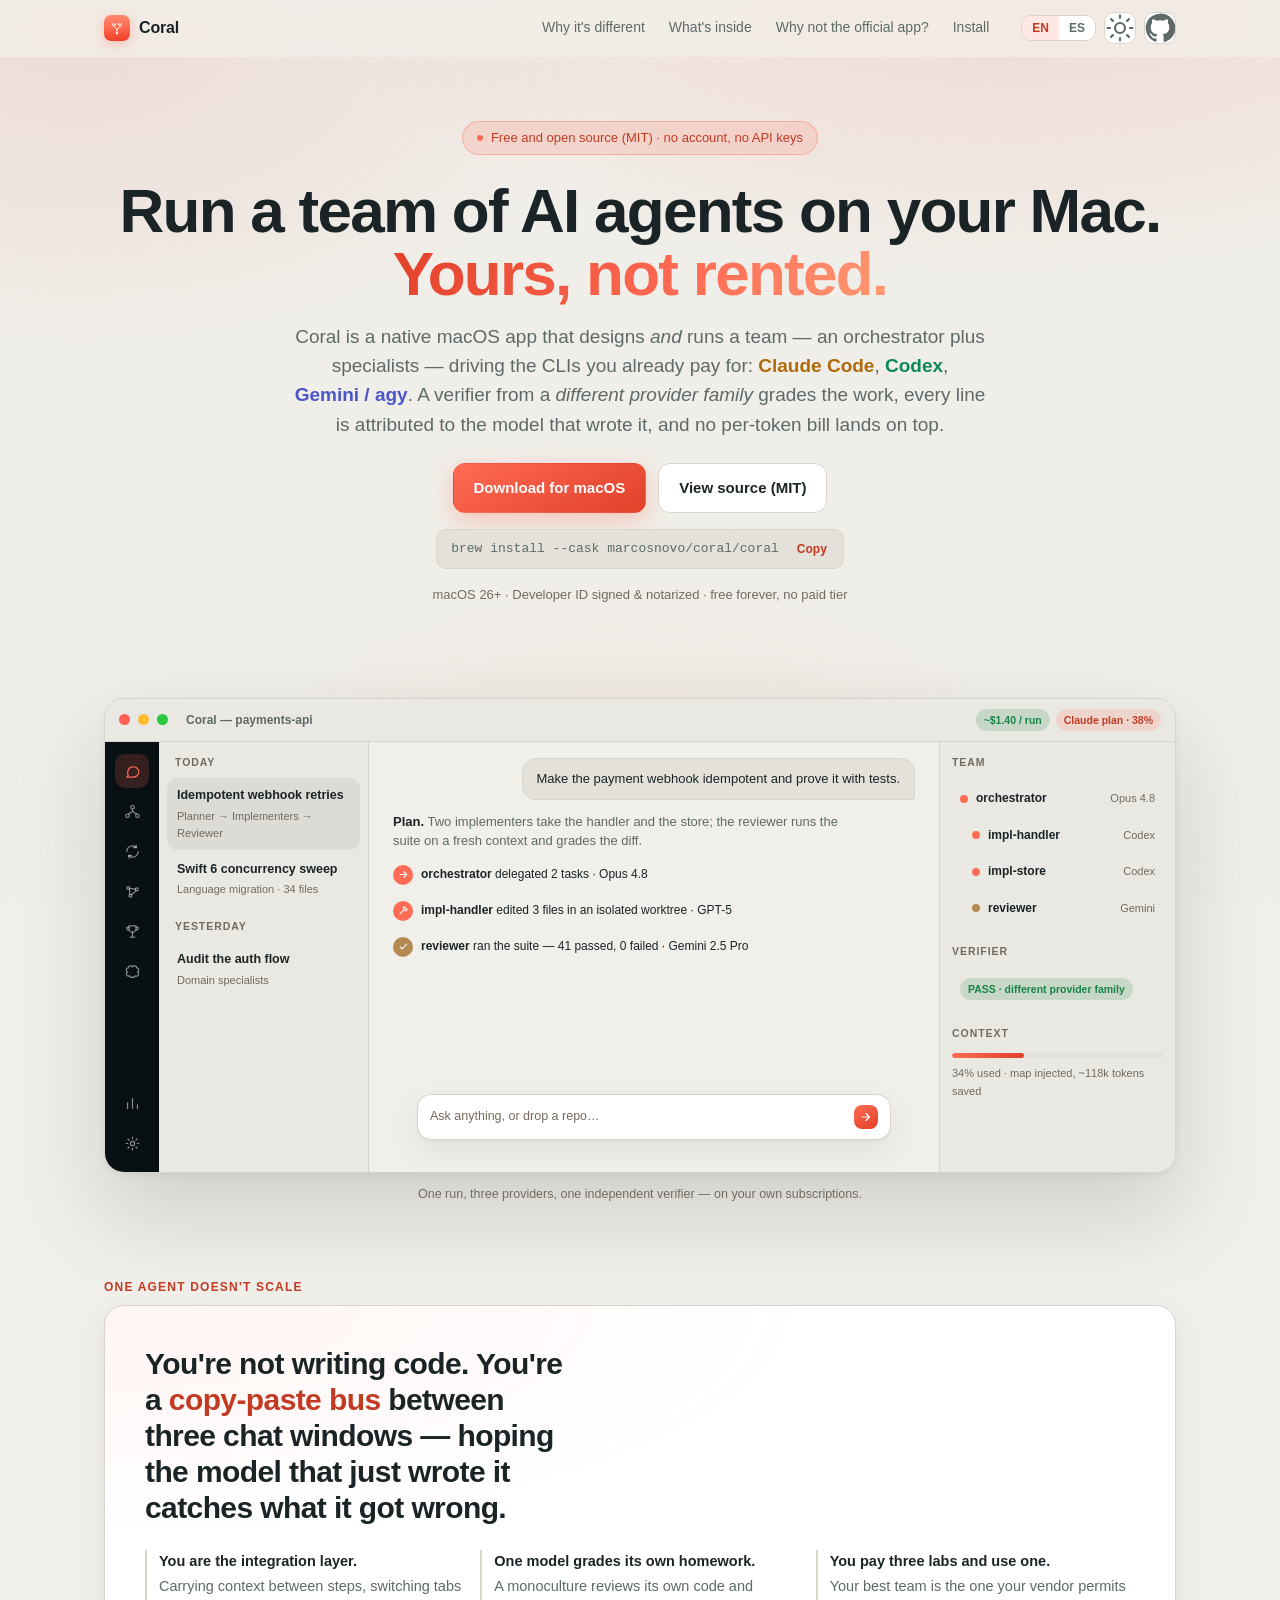
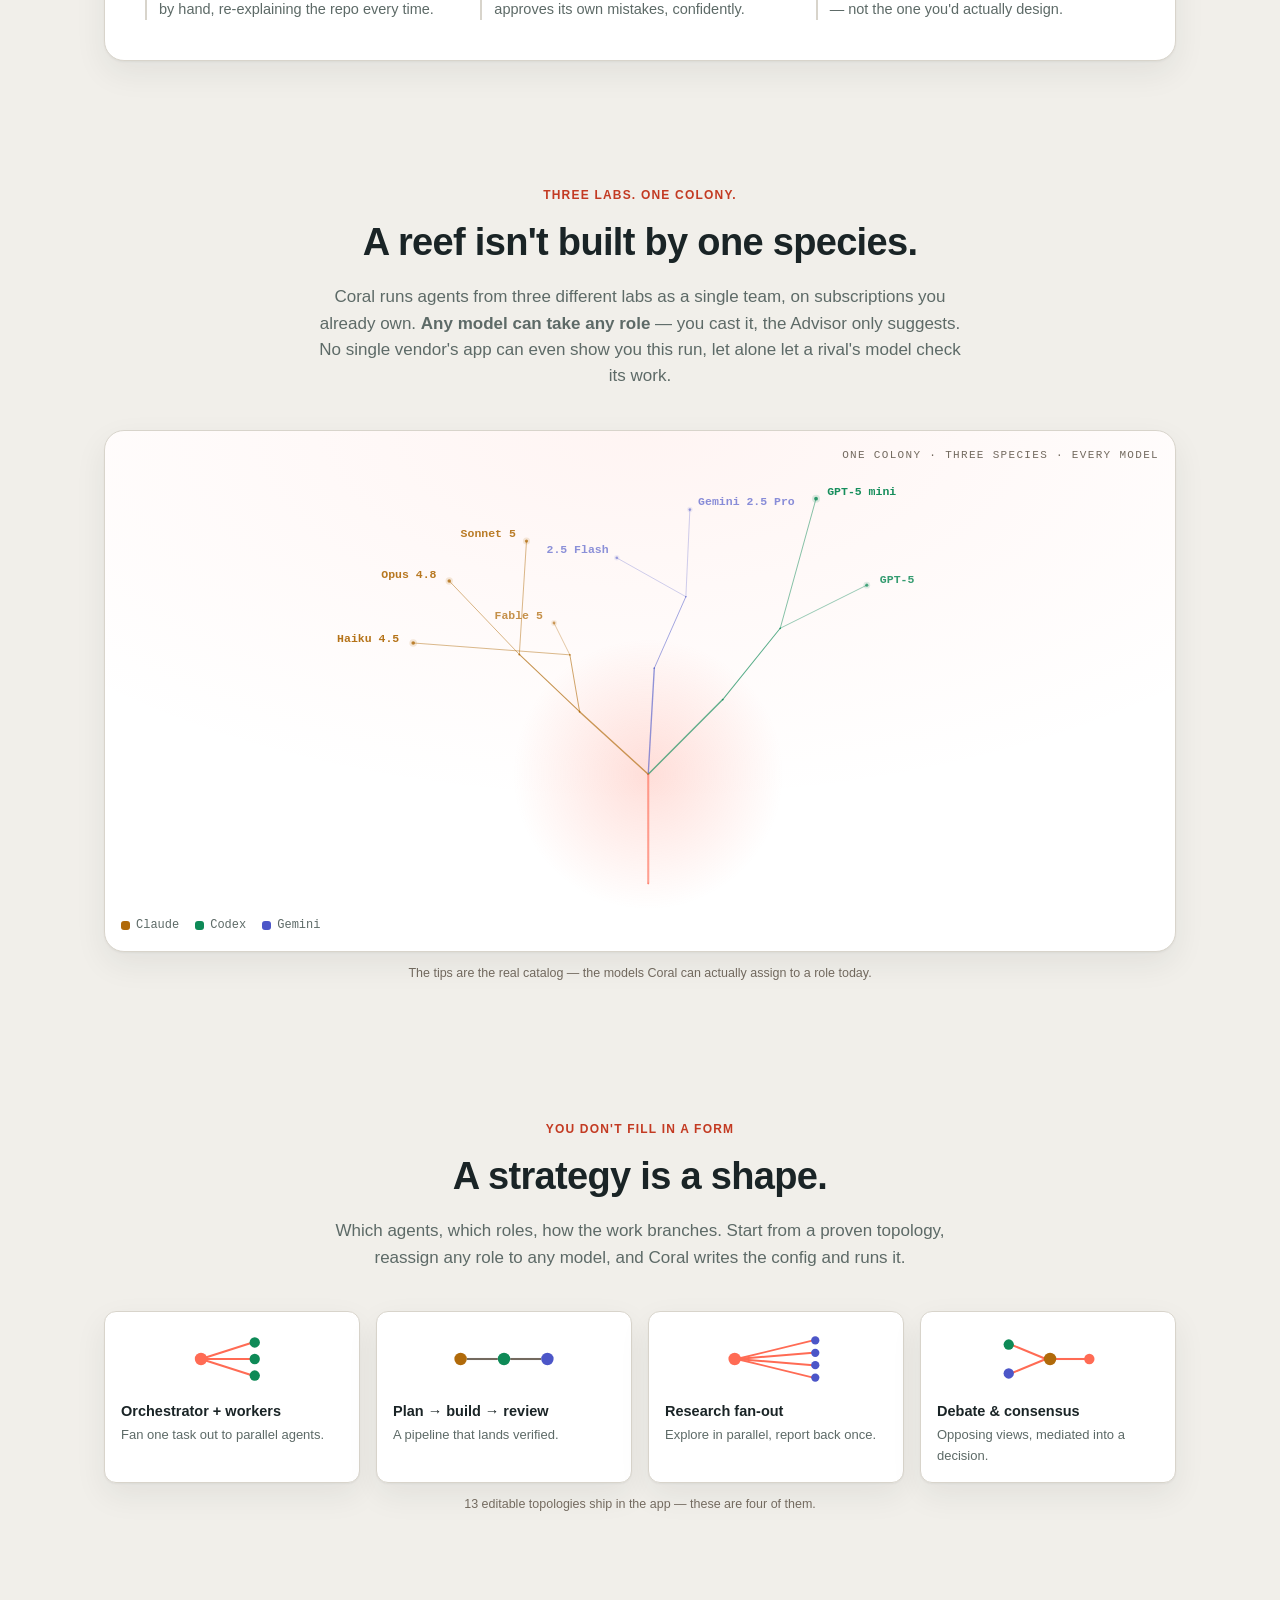
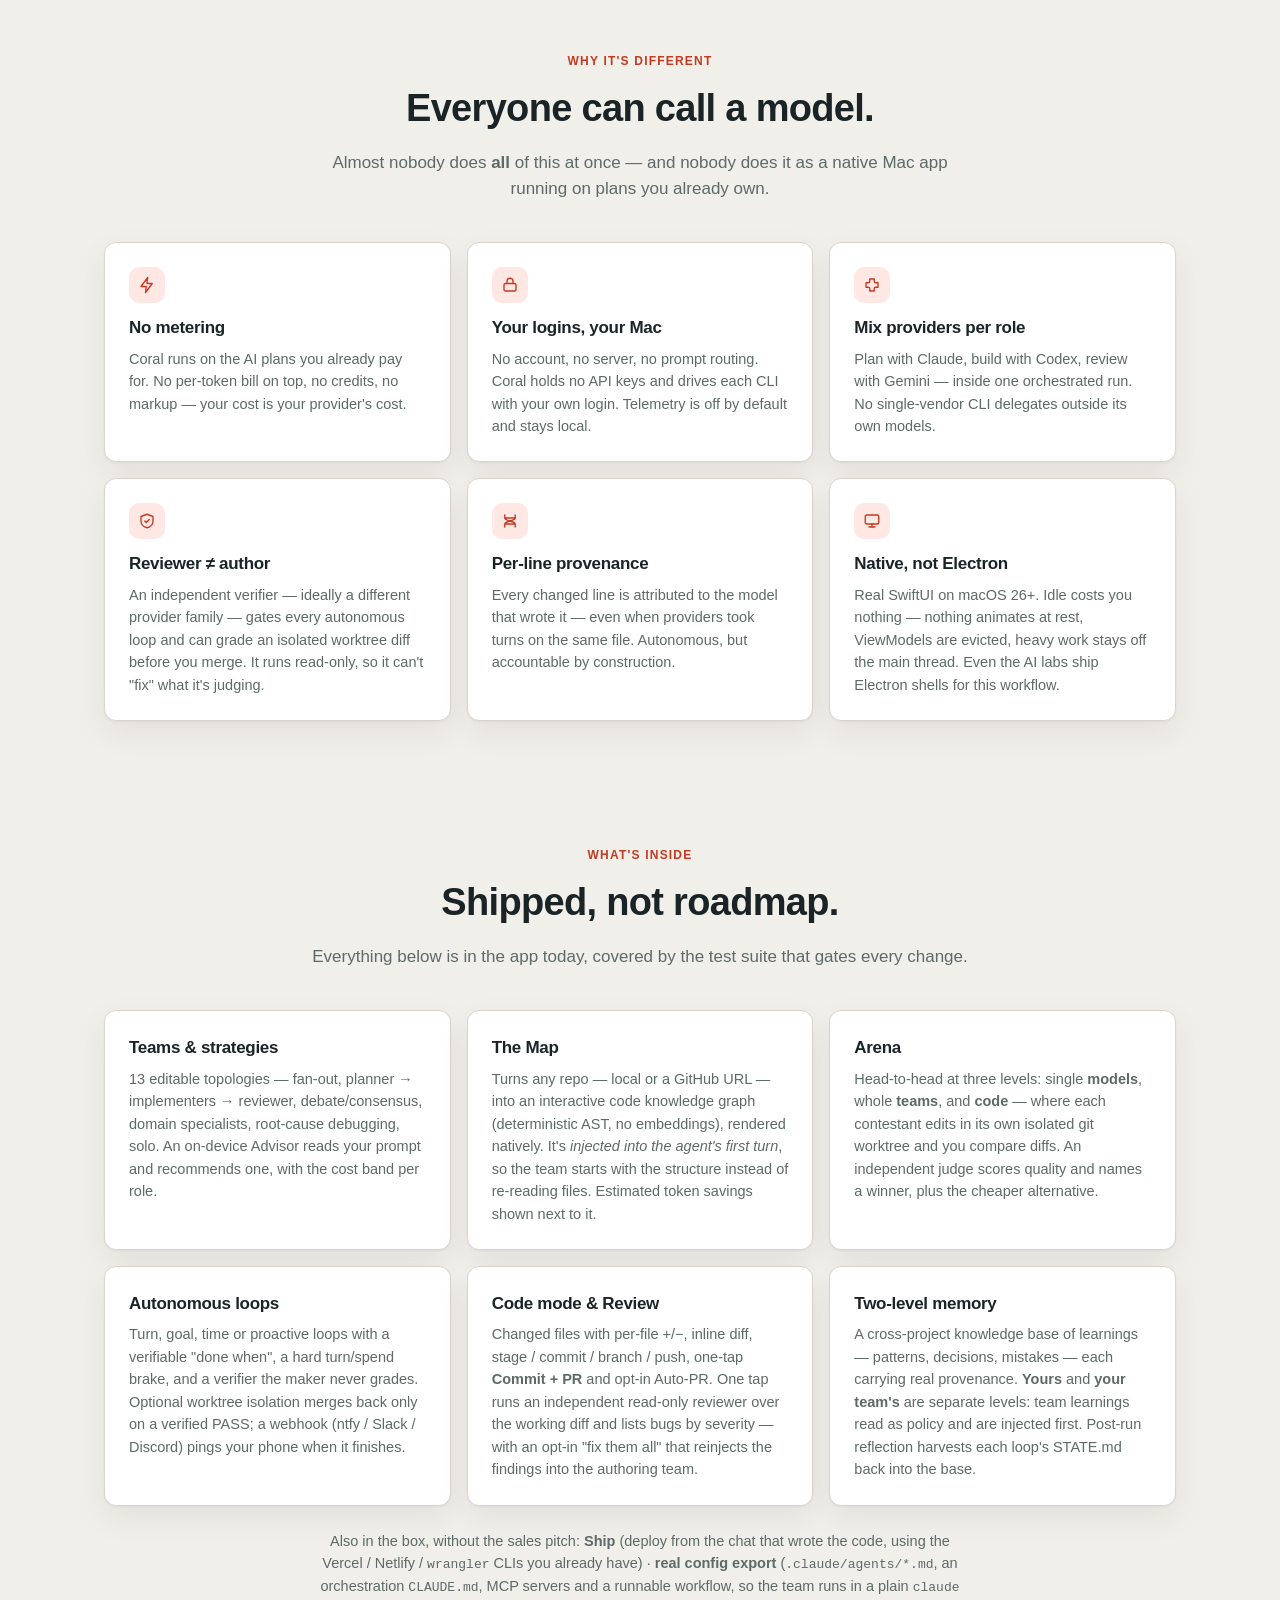
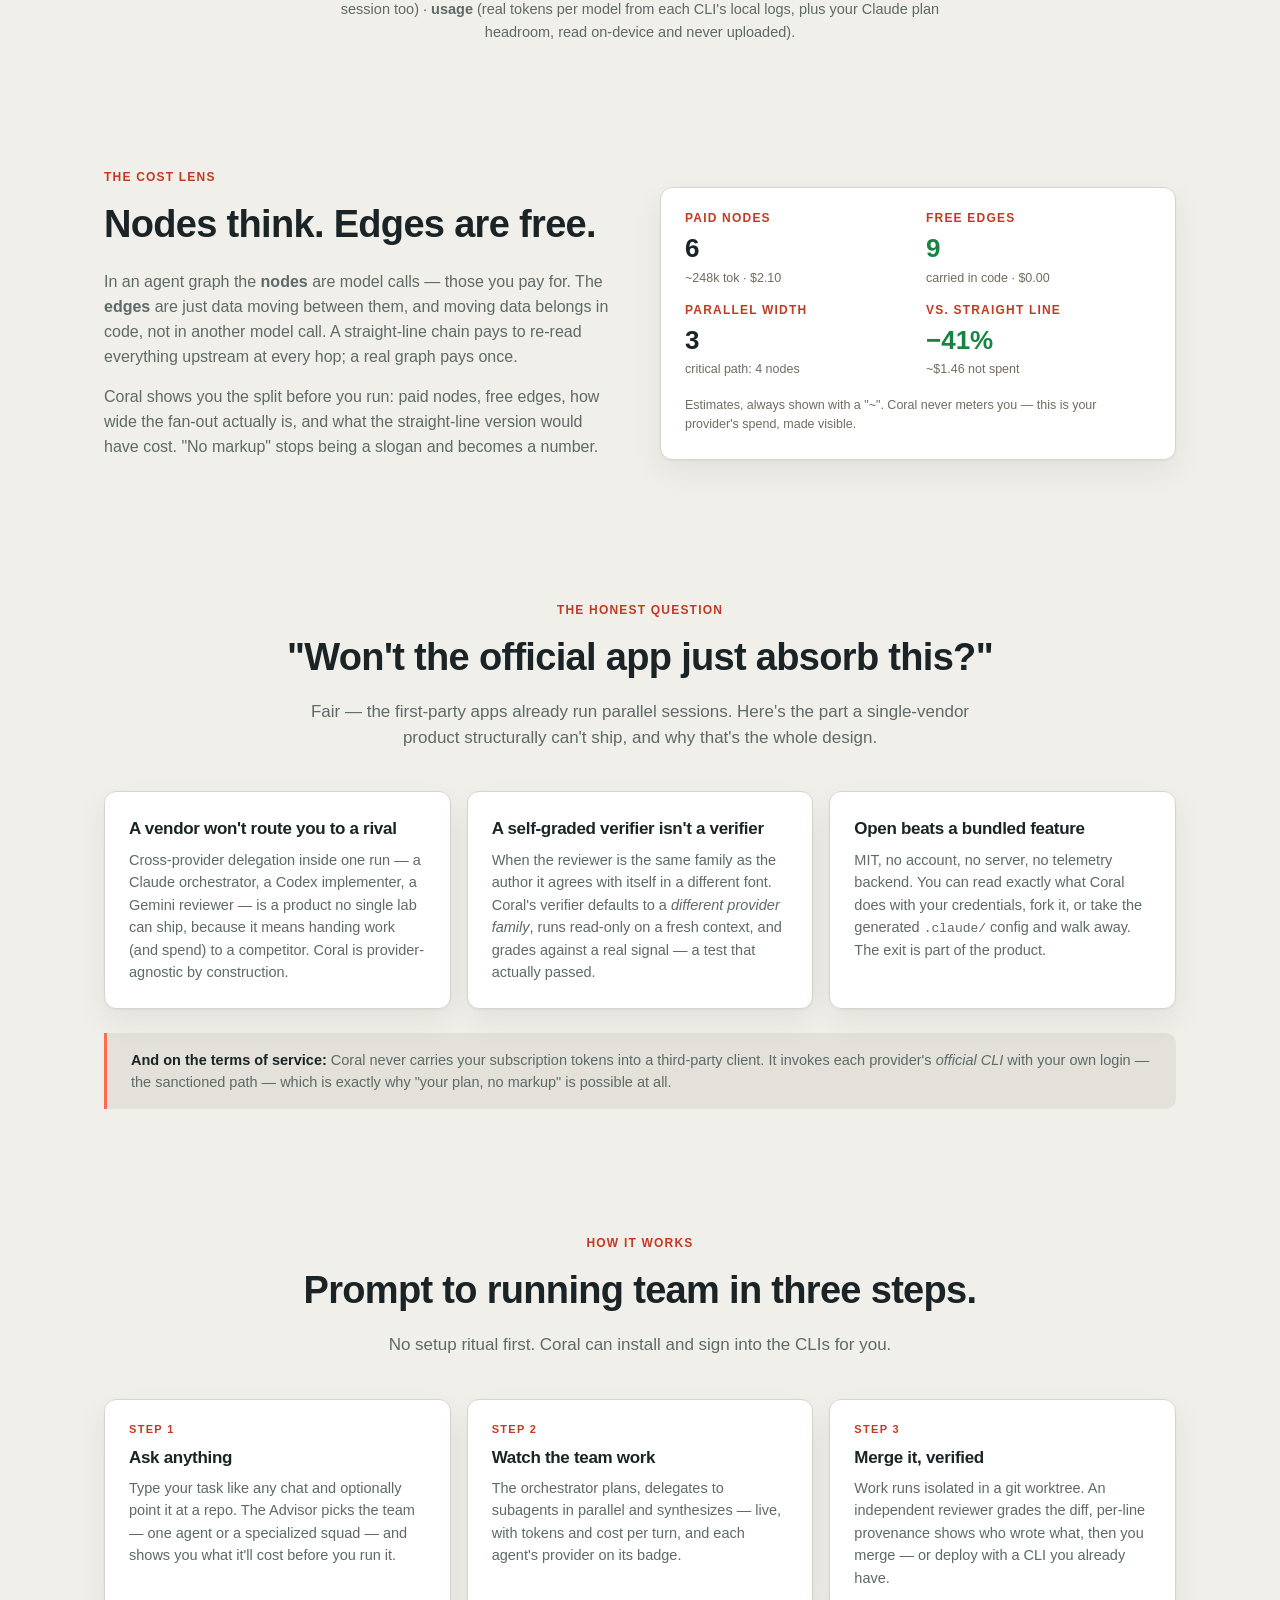
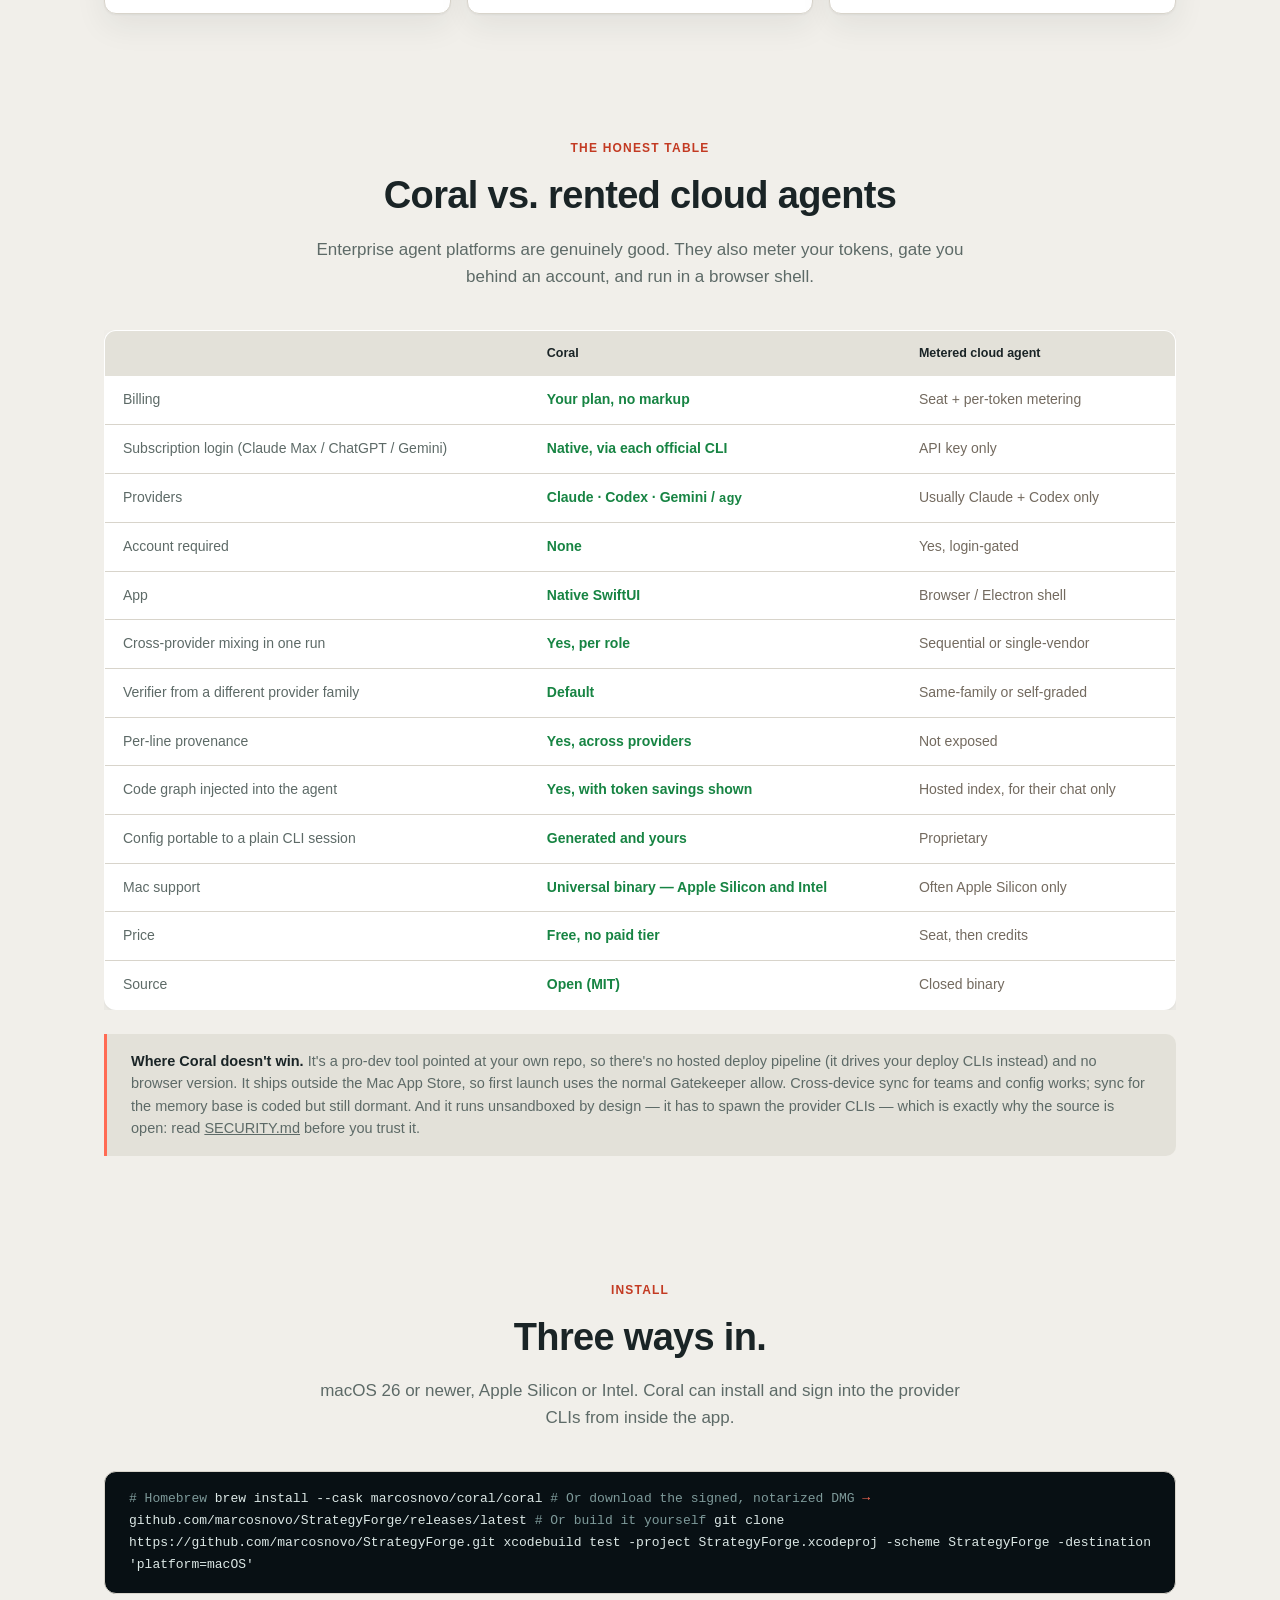
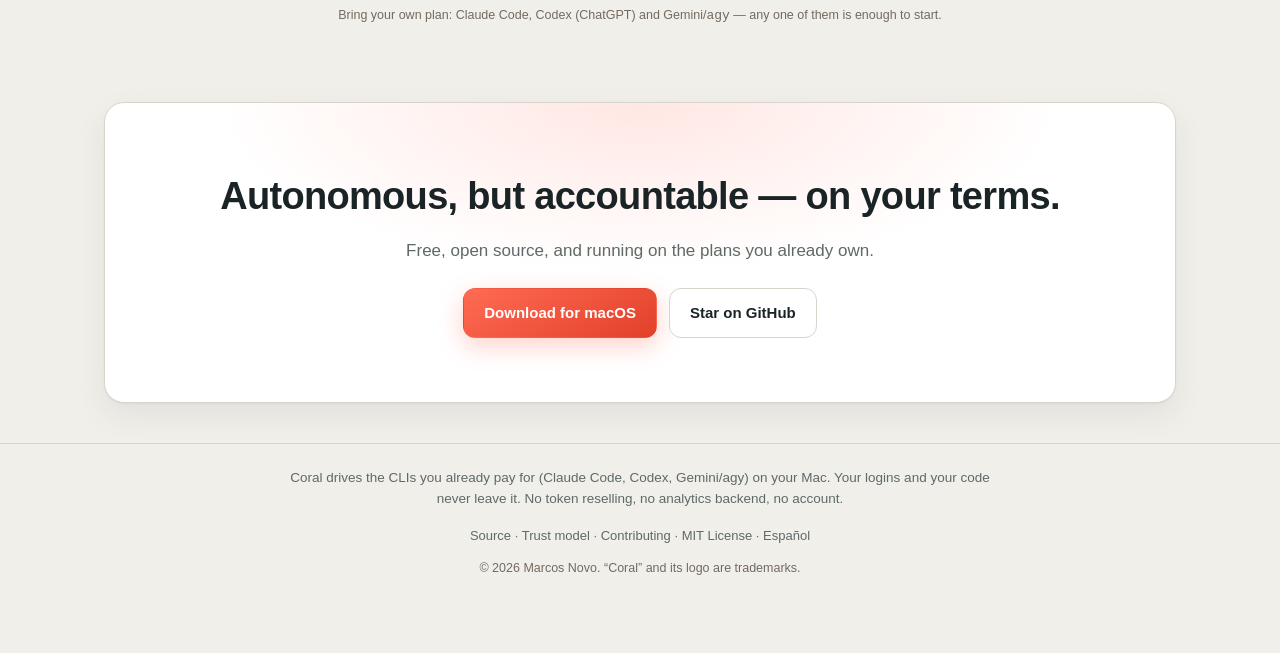
<file: web/index.html>
<!DOCTYPE html>
<html lang="en">
<head>
<meta charset="utf-8" />
<meta name="viewport" content="width=device-width, initial-scale=1" />
<title>Coral — multi-agent AI teams on your own plans, on your Mac</title>
<meta name="description" content="The native macOS app that designs and runs a multi-agent AI team — with an independent verifier, per-line provenance and an injected code map — on the CLI subscriptions you already pay for. No metering, no account, open source (MIT)." />
<!-- DEPLOY STEP: once the domain is live, replace every "https://example.com" below with it
     (og:url and og:image must be ABSOLUTE for Twitter/Slack/Product Hunt to render the card).
     See web/README.md → "Before you announce it". -->
<link rel="canonical" href="/" />
<link rel="alternate" hreflang="en" href="/" />
<link rel="alternate" hreflang="es" href="/es/" />
<link rel="alternate" hreflang="x-default" href="/" />
<meta name="theme-color" content="#F1EFEA" media="(prefers-color-scheme: light)" />
<meta name="theme-color" content="#0C1315" media="(prefers-color-scheme: dark)" />
<meta property="og:title" content="Coral — multi-agent AI teams, yours not rented" />
<meta property="og:description" content="Design and run multi-agent AI teams on your own AI plans, locally. Independent verifier, per-line provenance, code map. No metering, no account, no server. Native macOS, open source." />
<meta property="og:type" content="website" />
<meta property="og:url" content="https://example.com/" />
<meta property="og:image" content="https://example.com/og.png" />
<meta property="og:locale" content="en" />
<meta property="og:locale:alternate" content="es" />
<meta name="twitter:card" content="summary_large_image" />
<link rel="icon" href="favicon.svg" type="image/svg+xml" />
<link rel="stylesheet" href="coral.css" />
</head>
<body>
<a class="skip-link" href="#main">Skip to content</a>

<header class="site-header">
  <div class="wrap">
    <a class="brand" href="/">
      <svg class="mark" viewBox="0 0 512 512" aria-hidden="true"><defs><linearGradient id="cg" x1="0" y1="0" x2="0" y2="1"><stop offset="0" stop-color="#FF8A6E"/><stop offset=".46" stop-color="#FF6B54"/><stop offset="1" stop-color="#F03E27"/></linearGradient></defs><rect width="512" height="512" rx="115" fill="url(#cg)"/><g transform="translate(106,106) scale(3)" fill="none" stroke="#FFF3EC" stroke-width="6.2" stroke-linecap="round" stroke-linejoin="round"><path d="M50 84V60"/><path d="M50 60c0-11-17-10-21-20"/><path d="M29 40c-3-8-7-9-8-16"/><path d="M29 40c3-7 7-8 10-15"/><path d="M50 60c0-11 17-10 21-20"/><path d="M71 40c3-8 7-9 8-16"/><path d="M71 40c-3-7-7-8-10-15"/></g><g transform="translate(106,106) scale(3)" fill="#FFF3EC"><circle cx="50" cy="84" r="7.6"/><circle cx="21" cy="24" r="5.6"/><circle cx="39" cy="25" r="5.6"/><circle cx="61" cy="25" r="5.6"/><circle cx="79" cy="24" r="5.6"/></g></svg>
      Coral</a>
    <nav class="site-nav">
      <a href="#why">Why it's different</a>
      <a href="#inside">What's inside</a>
      <a href="#first-party">Why not the official app?</a>
      <a href="#install">Install</a>
    </nav>
    <div class="header-tools">
      <div class="lang-switch">
        <a href="/" aria-current="true" hreflang="en">EN</a>
        <a href="/es/" hreflang="es">ES</a>
      </div>
      <button class="icon-btn" data-theme-toggle aria-pressed="false" title="Switch light / dark">
        <span class="sr-only">Switch light / dark</span>
        <svg data-icon="light" viewBox="0 0 24 24" fill="none" stroke="currentColor" stroke-width="1.7" stroke-linecap="round" aria-hidden="true"><circle cx="12" cy="12" r="4"/><path d="M12 2v2M12 20v2M2 12h2M20 12h2M4.9 4.9l1.4 1.4M17.7 17.7l1.4 1.4M19.1 4.9l-1.4 1.4M6.3 17.7l-1.4 1.4"/></svg>
        <svg data-icon="dark" viewBox="0 0 24 24" fill="none" stroke="currentColor" stroke-width="1.7" stroke-linecap="round" stroke-linejoin="round" style="display:none" aria-hidden="true"><path d="M20 14.5A8.5 8.5 0 1 1 9.5 4a6.6 6.6 0 0 0 10.5 10.5Z"/></svg>
      </button>
      <a class="icon-btn" href="https://github.com/marcosnovo/StrategyForge" title="Source on GitHub">
        <span class="sr-only">Source on GitHub</span>
        <svg viewBox="0 0 24 24" fill="currentColor" aria-hidden="true"><path d="M12 .5a11.5 11.5 0 0 0-3.6 22.4c.6.1.8-.2.8-.6v-2c-3.2.7-3.9-1.5-3.9-1.5-.5-1.3-1.3-1.7-1.3-1.7-1-.7.1-.7.1-.7 1.1.1 1.7 1.2 1.7 1.2 1 1.8 2.7 1.3 3.4 1 .1-.7.4-1.3.7-1.6-2.6-.3-5.3-1.3-5.3-5.8 0-1.3.5-2.3 1.2-3.1-.1-.3-.5-1.5.1-3.1 0 0 1-.3 3.2 1.2a11 11 0 0 1 5.8 0c2.2-1.5 3.2-1.2 3.2-1.2.6 1.6.2 2.8.1 3.1.8.8 1.2 1.8 1.2 3.1 0 4.5-2.7 5.5-5.3 5.8.4.4.8 1.1.8 2.2v3.3c0 .4.2.7.8.6A11.5 11.5 0 0 0 12 .5Z"/></svg>
      </a>
    </div>
  </div>
</header>

<main id="main">

<!-- ── Hero ──────────────────────────────────────────────────────────────── -->
<div class="wrap">
  <div class="hero">
    <span class="pill"><span class="dot"></span> Free and open source (MIT) · no account, no API keys</span>
    <h1>Run a team of AI agents on your Mac.<br><span class="grad">Yours, not rented.</span></h1>
    <p class="sub">Coral is a native macOS app that designs <em>and</em> runs a team — an orchestrator plus specialists — driving the CLIs you already pay for: <strong class="p-claude">Claude Code</strong>, <strong class="p-codex">Codex</strong>, <strong class="p-gemini">Gemini&nbsp;/&nbsp;agy</strong>. A verifier from a <em>different provider family</em> grades the work, every line is attributed to the model that wrote it, and no per-token bill lands on top.</p>
    <div class="cta">
      <a class="btn moon" href="https://github.com/marcosnovo/StrategyForge/releases/latest">Download for macOS</a>
      <a class="btn bordered" href="https://github.com/marcosnovo/StrategyForge">View source (MIT)</a>
    </div>
    <div>
      <span class="brewline">
        brew install --cask marcosnovo/coral/coral
        <button data-copy="brew install --cask marcosnovo/coral/coral" data-copied="Copied">Copy</button>
      </span>
    </div>
    <p class="fineprint">macOS 26+ · Developer ID signed &amp; notarized · free forever, no paid tier</p>
  </div>

  <!-- ── App window ──────────────────────────────────────────────────────── -->
  <div class="shot">
    <div class="window">
      <div class="titlebar">
        <span class="tl r"></span><span class="tl y"></span><span class="tl g"></span>
        <span class="title">Coral — payments-api</span>
        <span class="right">
          <span class="mini-pill cost">~$1.40 / run</span>
          <span class="mini-pill plan">Claude plan · 38%</span>
        </span>
      </div>

      <div class="app">
        <!-- Nav rail -->
        <div class="rail">
          <span class="ri on" title="Chat"><svg viewBox="0 0 24 24" fill="none" stroke="currentColor" stroke-width="1.7" stroke-linecap="round" stroke-linejoin="round"><path d="M21 12a8 8 0 0 1-8 8H4l2-3a8 8 0 1 1 15-5Z"/></svg></span>
          <span class="ri" title="Teams"><svg viewBox="0 0 24 24" fill="none" stroke="currentColor" stroke-width="1.7" stroke-linecap="round" stroke-linejoin="round"><circle cx="12" cy="6" r="2.5"/><circle cx="5" cy="18" r="2.5"/><circle cx="19" cy="18" r="2.5"/><path d="M12 8.5v3m0 0L6.5 15.5M12 11.5l5.5 4"/></svg></span>
          <span class="ri" title="Loops"><svg viewBox="0 0 24 24" fill="none" stroke="currentColor" stroke-width="1.7" stroke-linecap="round" stroke-linejoin="round"><path d="M4 12a8 8 0 0 1 13.7-5.6M20 12a8 8 0 0 1-13.7 5.6"/><path d="M17 3v3.5h-3.5M7 21v-3.5h3.5"/></svg></span>
          <span class="ri" title="Map"><svg viewBox="0 0 24 24" fill="none" stroke="currentColor" stroke-width="1.7" stroke-linecap="round" stroke-linejoin="round"><circle cx="6" cy="7" r="2"/><circle cx="18" cy="9" r="2"/><circle cx="9" cy="18" r="2"/><path d="M7.7 8.4 8.2 16M8 7.4 16 8.7M17 10.8 10.7 16.6"/></svg></span>
          <span class="ri" title="Arena"><svg viewBox="0 0 24 24" fill="none" stroke="currentColor" stroke-width="1.7" stroke-linecap="round" stroke-linejoin="round"><path d="M7 4h10v4a5 5 0 0 1-10 0Z"/><path d="M7 6H4v1a3 3 0 0 0 3 3M17 6h3v1a3 3 0 0 1-3 3M9 20h6M12 13v7"/></svg></span>
          <span class="ri" title="Memory"><svg viewBox="0 0 24 24" fill="none" stroke="currentColor" stroke-width="1.7" stroke-linecap="round" stroke-linejoin="round"><path d="M9 4a3 3 0 0 0-3 3 3 3 0 0 0-1 5.8A3 3 0 0 0 8 18a3 3 0 0 0 4 2 3 3 0 0 0 4-2 3 3 0 0 0 3-5.2A3 3 0 0 0 18 7a3 3 0 0 0-3-3 3 3 0 0 0-3 1.5A3 3 0 0 0 9 4Z"/></svg></span>
          <span class="spacer"></span>
          <span class="ri" title="Usage"><svg viewBox="0 0 24 24" fill="none" stroke="currentColor" stroke-width="1.7" stroke-linecap="round" stroke-linejoin="round"><path d="M5 19V11M12 19V5M19 19v-5"/></svg></span>
          <span class="ri" title="Settings"><svg viewBox="0 0 24 24" fill="none" stroke="currentColor" stroke-width="1.7" stroke-linecap="round" stroke-linejoin="round"><circle cx="12" cy="12" r="3"/><path d="M12 3v2.2M12 18.8V21M3 12h2.2M18.8 12H21M5.6 5.6l1.6 1.6M16.8 16.8l1.6 1.6M18.4 5.6l-1.6 1.6M7.2 16.8l-1.6 1.6"/></svg></span>
        </div>

        <!-- Chat list -->
        <div class="chatlist">
          <div class="hd">Today</div>
          <div class="chatrow sel"><div class="t">Idempotent webhook retries</div><div class="s">Planner → Implementers → Reviewer</div></div>
          <div class="chatrow"><div class="t">Swift 6 concurrency sweep</div><div class="s">Language migration · 34 files</div></div>
          <div class="hd" style="margin-top:12px">Yesterday</div>
          <div class="chatrow"><div class="t">Audit the auth flow</div><div class="s">Domain specialists</div></div>
        </div>

        <!-- Thread -->
        <div class="thread">
          <div class="bubble me">Make the payment webhook idempotent and prove it with tests.</div>
          <div class="bubble ai">
            <strong>Plan.</strong> Two implementers take the handler and the store; the reviewer runs the suite on a fresh context and grades the diff.
          </div>
          <div class="agentline">
            <span class="avatar" style="background:#FF6B54"><svg viewBox="0 0 24 24" fill="none" stroke="currentColor" stroke-width="2.4" stroke-linecap="round"><path d="M5 12h14M13 6l6 6-6 6"/></svg></span>
            <span><strong>orchestrator</strong> delegated 2 tasks · Opus 4.8</span>
          </div>
          <div class="agentline">
            <span class="avatar" style="background:#FF6B54"><svg viewBox="0 0 24 24" fill="none" stroke="currentColor" stroke-width="2.2" stroke-linecap="round" stroke-linejoin="round"><path d="M4 20 14 10M14 4l6 6-3 3-6-6Z"/></svg></span>
            <span><strong>impl-handler</strong> edited 3 files in an isolated worktree · GPT-5</span>
          </div>
          <div class="agentline">
            <span class="avatar" style="background:#B58A52"><svg viewBox="0 0 24 24" fill="none" stroke="currentColor" stroke-width="2.2" stroke-linecap="round" stroke-linejoin="round"><path d="M5 13l4 4 10-10"/></svg></span>
            <span><strong>reviewer</strong> ran the suite — 41 passed, 0 failed · Gemini 2.5 Pro</span>
          </div>
          <div class="composer">
            Ask anything, or drop a repo…
            <span class="send"><svg viewBox="0 0 24 24" fill="none" stroke="currentColor" stroke-width="2.2" stroke-linecap="round" stroke-linejoin="round"><path d="M4 12h14M12 5l7 7-7 7"/></svg></span>
          </div>
        </div>

        <!-- Activity panel -->
        <div class="activity">
          <div class="hd">Team</div>
          <div class="node"><span class="sw" style="background:#FF6B54"></span><span class="nm">orchestrator</span><span class="rl">Opus 4.8</span></div>
          <div class="node child"><span class="sw" style="background:#FF6B54"></span><span class="nm">impl-handler</span><span class="rl">Codex</span></div>
          <div class="node child"><span class="sw" style="background:#FF6B54"></span><span class="nm">impl-store</span><span class="rl">Codex</span></div>
          <div class="node child"><span class="sw" style="background:#B58A52"></span><span class="nm">reviewer</span><span class="rl">Gemini</span></div>

          <div class="hd" style="margin-top:18px">Verifier</div>
          <div class="node"><span class="mini-pill pass">PASS · different provider family</span></div>

          <div class="hd" style="margin-top:18px">Context</div>
          <div class="meter"><i style="width:34%"></i></div>
          <div class="node" style="padding-left:0"><span class="rl" style="margin-left:0">34% used · map injected, ~118k tokens saved</span></div>
        </div>
      </div>
    </div>
    <p class="caption">One run, three providers, one independent verifier — on your own subscriptions.</p>
  </div>
</div>

<!-- ── The tension ───────────────────────────────────────────────────────── -->
<section id="why-teams">
  <div class="wrap">
    <p class="eyebrow">One agent doesn't scale</p>
    <div class="tension">
      <p class="big">You're not writing code. You're a <em>copy-paste bus</em> between three chat windows — hoping the model that just wrote it catches what it got wrong.</p>
      <ul>
        <li><b>You are the integration layer.</b>Carrying context between steps, switching tabs by hand, re-explaining the repo every time.</li>
        <li><b>One model grades its own homework.</b>A monoculture reviews its own code and approves its own mistakes, confidently.</li>
        <li><b>You pay three labs and use one.</b>Your best team is the one your vendor permits — not the one you'd actually design.</li>
      </ul>
    </div>
  </div>
</section>

<!-- ── The colony ────────────────────────────────────────────────────────── -->
<section id="colony-section">
  <div class="wrap">
    <p class="eyebrow center">Three labs. One colony.</p>
    <h2 class="center">A reef isn't built by one species.</h2>
    <p class="lede center">Coral runs agents from three different labs as a single team, on subscriptions you already own. <strong>Any model can take any role</strong> — you cast it, the Advisor only suggests. No single vendor's app can even show you this run, let alone let a rival's model check its work.</p>
    <div class="colony">
      <canvas id="colony" aria-label="A slowly rotating coral: three boughs, one per provider, whose tips are the models Coral can cast." role="img"></canvas>
      <span class="colony-tag">one colony · three species · every model</span>
      <div class="colony-legend">
        <span><i style="background:var(--p-claude)"></i>Claude</span>
        <span><i style="background:var(--p-codex)"></i>Codex</span>
        <span><i style="background:var(--p-gemini)"></i>Gemini</span>
      </div>
    </div>
    <p class="caption">The tips are the real catalog — the models Coral can actually assign to a role today.</p>
  </div>
</section>

<!-- ── Strategy shapes ───────────────────────────────────────────────────── -->
<section id="shapes">
  <div class="wrap">
    <p class="eyebrow center">You don't fill in a form</p>
    <h2 class="center">A strategy is a shape.</h2>
    <p class="lede center">Which agents, which roles, how the work branches. Start from a proven topology, reassign any role to any model, and Coral writes the config and runs it.</p>
    <div class="shapes">
      <div class="shape">
        <svg viewBox="0 0 120 60" aria-hidden="true">
          <g stroke="var(--coral)" stroke-width="2" fill="none"><path d="M30 30 L80 14"/><path d="M30 30 L80 30"/><path d="M30 30 L80 46"/></g>
          <circle cx="30" cy="30" r="6" fill="var(--coral)"/>
          <g fill="var(--p-codex)"><circle cx="82" cy="14" r="5"/><circle cx="82" cy="30" r="5"/><circle cx="82" cy="46" r="5"/></g>
        </svg>
        <h4>Orchestrator + workers</h4>
        <p>Fan one task out to parallel agents.</p>
      </div>
      <div class="shape">
        <svg viewBox="0 0 120 60" aria-hidden="true">
          <g stroke="var(--tertiary)" stroke-width="2" fill="none"><path d="M24 30 L54 30"/><path d="M66 30 L96 30"/></g>
          <circle cx="18" cy="30" r="6" fill="var(--p-claude)"/>
          <circle cx="60" cy="30" r="6" fill="var(--p-codex)"/>
          <circle cx="102" cy="30" r="6" fill="var(--p-gemini)"/>
        </svg>
        <h4>Plan → build → review</h4>
        <p>A pipeline that lands verified.</p>
      </div>
      <div class="shape">
        <svg viewBox="0 0 120 60" aria-hidden="true">
          <g stroke="var(--coral)" stroke-width="1.8" fill="none"><path d="M22 30 L96 12"/><path d="M22 30 L96 24"/><path d="M22 30 L96 36"/><path d="M22 30 L96 48"/></g>
          <circle cx="20" cy="30" r="6" fill="var(--coral)"/>
          <g fill="var(--p-gemini)"><circle cx="98" cy="12" r="4"/><circle cx="98" cy="24" r="4"/><circle cx="98" cy="36" r="4"/><circle cx="98" cy="48" r="4"/></g>
        </svg>
        <h4>Research fan-out</h4>
        <p>Explore in parallel, report back once.</p>
      </div>
      <div class="shape">
        <svg viewBox="0 0 120 60" aria-hidden="true">
          <g stroke="var(--coral)" stroke-width="2" fill="none"><path d="M24 16 L58 30"/><path d="M24 44 L58 30"/><path d="M66 30 L96 30"/></g>
          <circle cx="22" cy="16" r="5" fill="var(--p-codex)"/>
          <circle cx="22" cy="44" r="5" fill="var(--p-gemini)"/>
          <circle cx="62" cy="30" r="6" fill="var(--p-claude)"/>
          <circle cx="100" cy="30" r="5" fill="var(--coral)"/>
        </svg>
        <h4>Debate &amp; consensus</h4>
        <p>Opposing views, mediated into a decision.</p>
      </div>
    </div>
    <p class="caption">13 editable topologies ship in the app — these are four of them.</p>
  </div>
</section>

<!-- ── Why different ─────────────────────────────────────────────────────── -->
<section id="why">
  <div class="wrap">
    <p class="eyebrow center">Why it's different</p>
    <h2 class="center">Everyone can call a model.</h2>
    <p class="lede center">Almost nobody does <strong>all</strong> of this at once — and nobody does it as a native Mac app running on plans you already own.</p>
    <div class="grid c3">
      <div class="card">
        <div class="ic"><svg viewBox="0 0 24 24" fill="none" stroke="currentColor" stroke-width="1.8" stroke-linecap="round" stroke-linejoin="round"><path d="M13 2 4 14h7l-1 8 9-12h-7l1-8Z"/></svg></div>
        <h3>No metering</h3>
        <p>Coral runs on the AI plans you already pay for. No per-token bill on top, no credits, no markup — your cost is your provider's cost.</p>
      </div>
      <div class="card">
        <div class="ic"><svg viewBox="0 0 24 24" fill="none" stroke="currentColor" stroke-width="1.8" stroke-linecap="round" stroke-linejoin="round"><rect x="4" y="10" width="16" height="10" rx="2"/><path d="M8 10V7a4 4 0 0 1 8 0v3"/></svg></div>
        <h3>Your logins, your Mac</h3>
        <p>No account, no server, no prompt routing. Coral holds no API keys and drives each CLI with your own login. Telemetry is off by default and stays local.</p>
      </div>
      <div class="card">
        <div class="ic"><svg viewBox="0 0 24 24" fill="none" stroke="currentColor" stroke-width="1.8" stroke-linecap="round" stroke-linejoin="round"><path d="M9 4h6v3a2 2 0 0 0 2 2h3v6h-3a2 2 0 0 0-2 2v3H9v-3a2 2 0 0 0-2-2H4V9h3a2 2 0 0 0 2-2Z"/></svg></div>
        <h3>Mix providers per role</h3>
        <p>Plan with Claude, build with Codex, review with Gemini — inside one orchestrated run. No single-vendor CLI delegates outside its own models.</p>
      </div>
      <div class="card">
        <div class="ic"><svg viewBox="0 0 24 24" fill="none" stroke="currentColor" stroke-width="1.8" stroke-linecap="round" stroke-linejoin="round"><path d="M12 3 4 6v6c0 4.4 3.4 8.2 8 9 4.6-.8 8-4.6 8-9V6l-8-3Z"/><path d="m9 12 2 2 4-4"/></svg></div>
        <h3>Reviewer ≠ author</h3>
        <p>An independent verifier — ideally a different provider family — gates every autonomous loop and can grade an isolated worktree diff before you merge. It runs read-only, so it can't "fix" what it's judging.</p>
      </div>
      <div class="card">
        <div class="ic"><svg viewBox="0 0 24 24" fill="none" stroke="currentColor" stroke-width="1.8" stroke-linecap="round" stroke-linejoin="round"><path d="M5 4v4c0 4 14 4 14 8v4M19 4v4c0 4-14 4-14 8v4M6 8h12M6 16h12"/></svg></div>
        <h3>Per-line provenance</h3>
        <p>Every changed line is attributed to the model that wrote it — even when providers took turns on the same file. Autonomous, but accountable by construction.</p>
      </div>
      <div class="card">
        <div class="ic"><svg viewBox="0 0 24 24" fill="none" stroke="currentColor" stroke-width="1.8" stroke-linecap="round" stroke-linejoin="round"><rect x="3" y="4" width="18" height="12" rx="2"/><path d="M8 20h8M12 16v4"/></svg></div>
        <h3>Native, not Electron</h3>
        <p>Real SwiftUI on macOS 26+. Idle costs you nothing — nothing animates at rest, ViewModels are evicted, heavy work stays off the main thread. Even the AI labs ship Electron shells for this workflow.</p>
      </div>
    </div>
  </div>
</section>

<!-- ── What's inside ─────────────────────────────────────────────────────── -->
<section id="inside">
  <div class="wrap">
    <p class="eyebrow center">What's inside</p>
    <h2 class="center">Shipped, not roadmap.</h2>
    <p class="lede center">Everything below is in the app today, covered by the test suite that gates every change.</p>
    <div class="grid c3">
      <div class="card">
        <h3>Teams &amp; strategies</h3>
        <p>13 editable topologies — fan-out, planner → implementers → reviewer, debate/consensus, domain specialists, root-cause debugging, solo. An on-device Advisor reads your prompt and recommends one, with the cost band per role.</p>
      </div>
      <div class="card">
        <h3>The Map</h3>
        <p>Turns any repo — local or a GitHub URL — into an interactive code knowledge graph (deterministic AST, no embeddings), rendered natively. It's <em>injected into the agent's first turn</em>, so the team starts with the structure instead of re-reading files. Estimated token savings shown next to it.</p>
      </div>
      <div class="card">
        <h3>Arena</h3>
        <p>Head-to-head at three levels: single <strong>models</strong>, whole <strong>teams</strong>, and <strong>code</strong> — where each contestant edits in its own isolated git worktree and you compare diffs. An independent judge scores quality and names a winner, plus the cheaper alternative.</p>
      </div>
      <div class="card">
        <h3>Autonomous loops</h3>
        <p>Turn, goal, time or proactive loops with a verifiable "done when", a hard turn/spend brake, and a verifier the maker never grades. Optional worktree isolation merges back only on a verified PASS; a webhook (ntfy / Slack / Discord) pings your phone when it finishes.</p>
      </div>
      <div class="card">
        <h3>Code mode &amp; Review</h3>
        <p>Changed files with per-file +/−, inline diff, stage / commit / branch / push, one-tap <strong>Commit&nbsp;+&nbsp;PR</strong> and opt-in Auto-PR. One tap runs an independent read-only reviewer over the working diff and lists bugs by severity — with an opt-in "fix them all" that reinjects the findings into the authoring team.</p>
      </div>
      <div class="card">
        <h3>Two-level memory</h3>
        <p>A cross-project knowledge base of learnings — patterns, decisions, mistakes — each carrying real provenance. <strong>Yours</strong> and <strong>your team's</strong> are separate levels: team learnings read as policy and are injected first. Post-run reflection harvests each loop's STATE.md back into the base.</p>
      </div>
    </div>
    <p class="lede center" style="margin:var(--s-xl) auto 0;font-size:14.5px">
      Also in the box, without the sales pitch: <strong>Ship</strong> (deploy from the chat that wrote the code, using the Vercel / Netlify / <span class="mono">wrangler</span> CLIs you already have) · <strong>real config export</strong> (<span class="mono">.claude/agents/*.md</span>, an orchestration <span class="mono">CLAUDE.md</span>, MCP servers and a runnable workflow, so the team runs in a plain <span class="mono">claude</span> session too) · <strong>usage</strong> (real tokens per model from each CLI's local logs, plus your Claude plan headroom, read on-device and never uploaded).
    </p>
  </div>
</section>

<!-- ── Cost lens ─────────────────────────────────────────────────────────── -->
<section id="cost">
  <div class="wrap">
    <div class="grid c2" style="align-items:center;gap:var(--s-2xl)">
      <div>
        <p class="eyebrow">The cost lens</p>
        <h2>Nodes think. Edges are free.</h2>
        <p style="color:var(--secondary);font-size:16px">In an agent graph the <strong>nodes</strong> are model calls — those you pay for. The <strong>edges</strong> are just data moving between them, and moving data belongs in code, not in another model call. A straight-line chain pays to re-read everything upstream at every hop; a real graph pays once.</p>
        <p style="color:var(--secondary);font-size:16px">Coral shows you the split before you run: paid nodes, free edges, how wide the fan-out actually is, and what the straight-line version would have cost. "No markup" stops being a slogan and becomes a number.</p>
      </div>
      <div class="card">
        <div class="grid c2" style="gap:var(--s-l)">
          <div>
            <div class="eyebrow" style="margin-bottom:4px">Paid nodes</div>
            <div style="font-size:26px;font-weight:750">6</div>
            <div style="color:var(--tertiary);font-size:12.5px">~248k tok · $2.10</div>
          </div>
          <div>
            <div class="eyebrow" style="margin-bottom:4px">Free edges</div>
            <div style="font-size:26px;font-weight:750;color:var(--success)">9</div>
            <div style="color:var(--tertiary);font-size:12.5px">carried in code · $0.00</div>
          </div>
          <div>
            <div class="eyebrow" style="margin-bottom:4px">Parallel width</div>
            <div style="font-size:26px;font-weight:750">3</div>
            <div style="color:var(--tertiary);font-size:12.5px">critical path: 4 nodes</div>
          </div>
          <div>
            <div class="eyebrow" style="margin-bottom:4px">vs. straight line</div>
            <div style="font-size:26px;font-weight:750;color:var(--success)">−41%</div>
            <div style="color:var(--tertiary);font-size:12.5px">~$1.46 not spent</div>
          </div>
        </div>
        <p style="margin-top:var(--s-l);color:var(--tertiary);font-size:12.5px">Estimates, always shown with a "~". Coral never meters you — this is your provider's spend, made visible.</p>
      </div>
    </div>
  </div>
</section>

<!-- ── The first-party question ──────────────────────────────────────────── -->
<section id="first-party">
  <div class="wrap">
    <p class="eyebrow center">The honest question</p>
    <h2 class="center">"Won't the official app just absorb this?"</h2>
    <p class="lede center">Fair — the first-party apps already run parallel sessions. Here's the part a single-vendor product structurally can't ship, and why that's the whole design.</p>
    <div class="grid c3">
      <div class="card">
        <h3>A vendor won't route you to a rival</h3>
        <p>Cross-provider delegation inside one run — a Claude orchestrator, a Codex implementer, a Gemini reviewer — is a product no single lab can ship, because it means handing work (and spend) to a competitor. Coral is provider-agnostic by construction.</p>
      </div>
      <div class="card">
        <h3>A self-graded verifier isn't a verifier</h3>
        <p>When the reviewer is the same family as the author it agrees with itself in a different font. Coral's verifier defaults to a <em>different provider family</em>, runs read-only on a fresh context, and grades against a real signal — a test that actually passed.</p>
      </div>
      <div class="card">
        <h3>Open beats a bundled feature</h3>
        <p>MIT, no account, no server, no telemetry backend. You can read exactly what Coral does with your credentials, fork it, or take the generated <span class="mono">.claude/</span> config and walk away. The exit is part of the product.</p>
      </div>
    </div>
    <div class="note" style="margin-top:var(--s-xl)">
      <strong>And on the terms of service:</strong> Coral never carries your subscription tokens into a third-party client. It invokes each provider's <em>official CLI</em> with your own login — the sanctioned path — which is exactly why "your plan, no markup" is possible at all.
    </div>
  </div>
</section>

<!-- ── How it works ──────────────────────────────────────────────────────── -->
<section id="how">
  <div class="wrap">
    <p class="eyebrow center">How it works</p>
    <h2 class="center">Prompt to running team in three steps.</h2>
    <p class="lede center">No setup ritual first. Coral can install and sign into the CLIs for you.</p>
    <div class="grid c3">
      <div class="card step">
        <span class="n">STEP 1</span>
        <h3>Ask anything</h3>
        <p>Type your task like any chat and optionally point it at a repo. The Advisor picks the team — one agent or a specialized squad — and shows you what it'll cost before you run it.</p>
      </div>
      <div class="card step">
        <span class="n">STEP 2</span>
        <h3>Watch the team work</h3>
        <p>The orchestrator plans, delegates to subagents in parallel and synthesizes — live, with tokens and cost per turn, and each agent's provider on its badge.</p>
      </div>
      <div class="card step">
        <span class="n">STEP 3</span>
        <h3>Merge it, verified</h3>
        <p>Work runs isolated in a git worktree. An independent reviewer grades the diff, per-line provenance shows who wrote what, then you merge — or deploy with a CLI you already have.</p>
      </div>
    </div>
  </div>
</section>

<!-- ── Comparison ────────────────────────────────────────────────────────── -->
<section id="compare">
  <div class="wrap">
    <p class="eyebrow center">The honest table</p>
    <h2 class="center">Coral vs. rented cloud agents</h2>
    <p class="lede center">Enterprise agent platforms are genuinely good. They also meter your tokens, gate you behind an account, and run in a browser shell.</p>
    <div class="table-scroll">
      <table class="compare">
        <thead>
          <tr><th scope="col"><span class="sr-only">Capability</span></th><th scope="col">Coral</th><th scope="col">Metered cloud agent</th></tr>
        </thead>
        <tbody>
          <tr><th scope="row">Billing</th><td class="yes">Your plan, no markup</td><td class="no">Seat + per-token metering</td></tr>
          <tr><th scope="row">Subscription login (Claude Max / ChatGPT / Gemini)</th><td class="yes">Native, via each official CLI</td><td class="no">API key only</td></tr>
          <tr><th scope="row">Providers</th><td class="yes">Claude · Codex · <strong>Gemini / <span class="mono">agy</span></strong></td><td class="no">Usually Claude + Codex only</td></tr>
          <tr><th scope="row">Account required</th><td class="yes">None</td><td class="no">Yes, login-gated</td></tr>
          <tr><th scope="row">App</th><td class="yes">Native SwiftUI</td><td class="no">Browser / Electron shell</td></tr>
          <tr><th scope="row">Cross-provider mixing in one run</th><td class="yes">Yes, per role</td><td class="no">Sequential or single-vendor</td></tr>
          <tr><th scope="row">Verifier from a different provider family</th><td class="yes">Default</td><td class="no">Same-family or self-graded</td></tr>
          <tr><th scope="row">Per-line provenance</th><td class="yes">Yes, across providers</td><td class="no">Not exposed</td></tr>
          <tr><th scope="row">Code graph injected into the agent</th><td class="yes">Yes, with token savings shown</td><td class="no">Hosted index, for their chat only</td></tr>
          <tr><th scope="row">Config portable to a plain CLI session</th><td class="yes">Generated and yours</td><td class="no">Proprietary</td></tr>
          <tr><th scope="row">Mac support</th><td class="yes">Universal binary — Apple Silicon and Intel</td><td class="no">Often Apple Silicon only</td></tr>
          <tr><th scope="row">Price</th><td class="yes">Free, no paid tier</td><td class="no">Seat, then credits</td></tr>
          <tr><th scope="row">Source</th><td class="yes">Open (MIT)</td><td class="no">Closed binary</td></tr>
        </tbody>
      </table>
    </div>

    <div class="note" style="margin-top:var(--s-xl)">
      <strong>Where Coral doesn't win.</strong> It's a pro-dev tool pointed at your own repo, so there's no hosted deploy pipeline (it drives your deploy CLIs instead) and no browser version. It ships outside the Mac App Store, so first launch uses the normal Gatekeeper allow. Cross-device sync for teams and config works; sync for the memory base is coded but still dormant. And it runs unsandboxed by design — it has to spawn the provider CLIs — which is exactly why the source is open: read <a href="https://github.com/marcosnovo/StrategyForge/blob/main/SECURITY.md">SECURITY.md</a> before you trust it.
    </div>
  </div>
</section>

<!-- ── Install ───────────────────────────────────────────────────────────── -->
<section id="install">
  <div class="wrap">
    <p class="eyebrow center">Install</p>
    <h2 class="center">Three ways in.</h2>
    <p class="lede center">macOS 26 or newer, Apple Silicon or Intel. Coral can install and sign into the provider CLIs from inside the app.</p>
    <div class="codeblock">
<span class="c"># Homebrew</span>
brew install --cask marcosnovo/coral/coral

<span class="c"># Or download the signed, notarized DMG</span>
<span class="k">→</span> github.com/marcosnovo/StrategyForge/releases/latest

<span class="c"># Or build it yourself</span>
git clone https://github.com/marcosnovo/StrategyForge.git
xcodebuild test -project StrategyForge.xcodeproj -scheme StrategyForge -destination 'platform=macOS'</div>
    <p class="caption">Bring your own plan: Claude Code, Codex (ChatGPT) and Gemini/<span class="mono">agy</span> — any one of them is enough to start.</p>
  </div>
</section>

<div class="wrap">
  <div class="final">
    <h2>Autonomous, but accountable — on your terms.</h2>
    <p class="lede" style="margin-bottom:var(--s-xl)">Free, open source, and running on the plans you already own.</p>
    <div class="cta">
      <a class="btn moon" href="https://github.com/marcosnovo/StrategyForge/releases/latest">Download for macOS</a>
      <a class="btn bordered" href="https://github.com/marcosnovo/StrategyForge">Star on GitHub</a>
    </div>
  </div>
</div>

</main>

<footer>
  <div class="wrap">
    <p class="trust">Coral drives the CLIs you already pay for (Claude Code, Codex, Gemini/agy) on your Mac. Your logins and your code never leave it. No token reselling, no analytics backend, no account.</p>
    <p class="links">
      <a href="https://github.com/marcosnovo/StrategyForge">Source</a> ·
      <a href="https://github.com/marcosnovo/StrategyForge/blob/main/SECURITY.md">Trust model</a> ·
      <a href="https://github.com/marcosnovo/StrategyForge/blob/main/CONTRIBUTING.md">Contributing</a> ·
      <a href="https://github.com/marcosnovo/StrategyForge/blob/main/LICENSE">MIT License</a> ·
      <a href="/es/" hreflang="es">Español</a>
    </p>
    <p class="links copy">© 2026 Marcos Novo. “Coral” and its logo are trademarks.</p>
  </div>
</footer>

<script src="coral.js"></script>
</body>
</html>
</file>
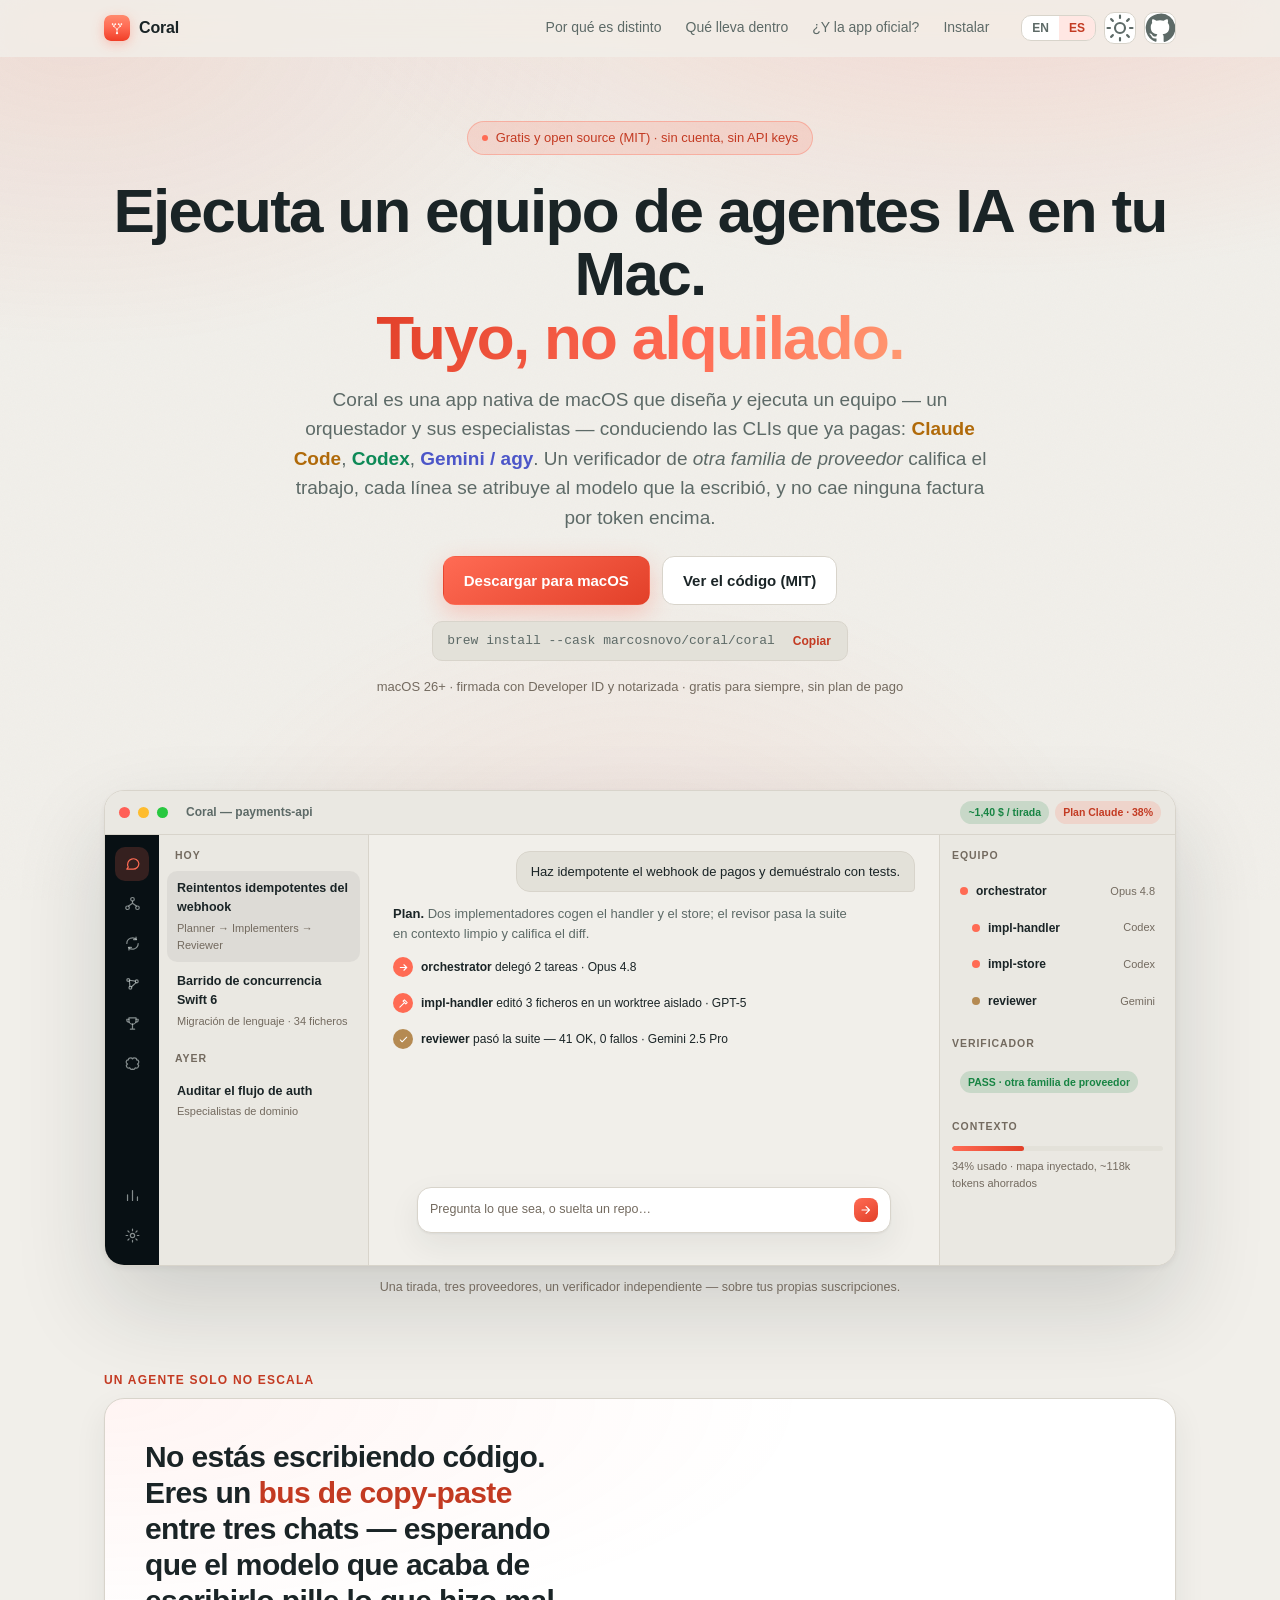
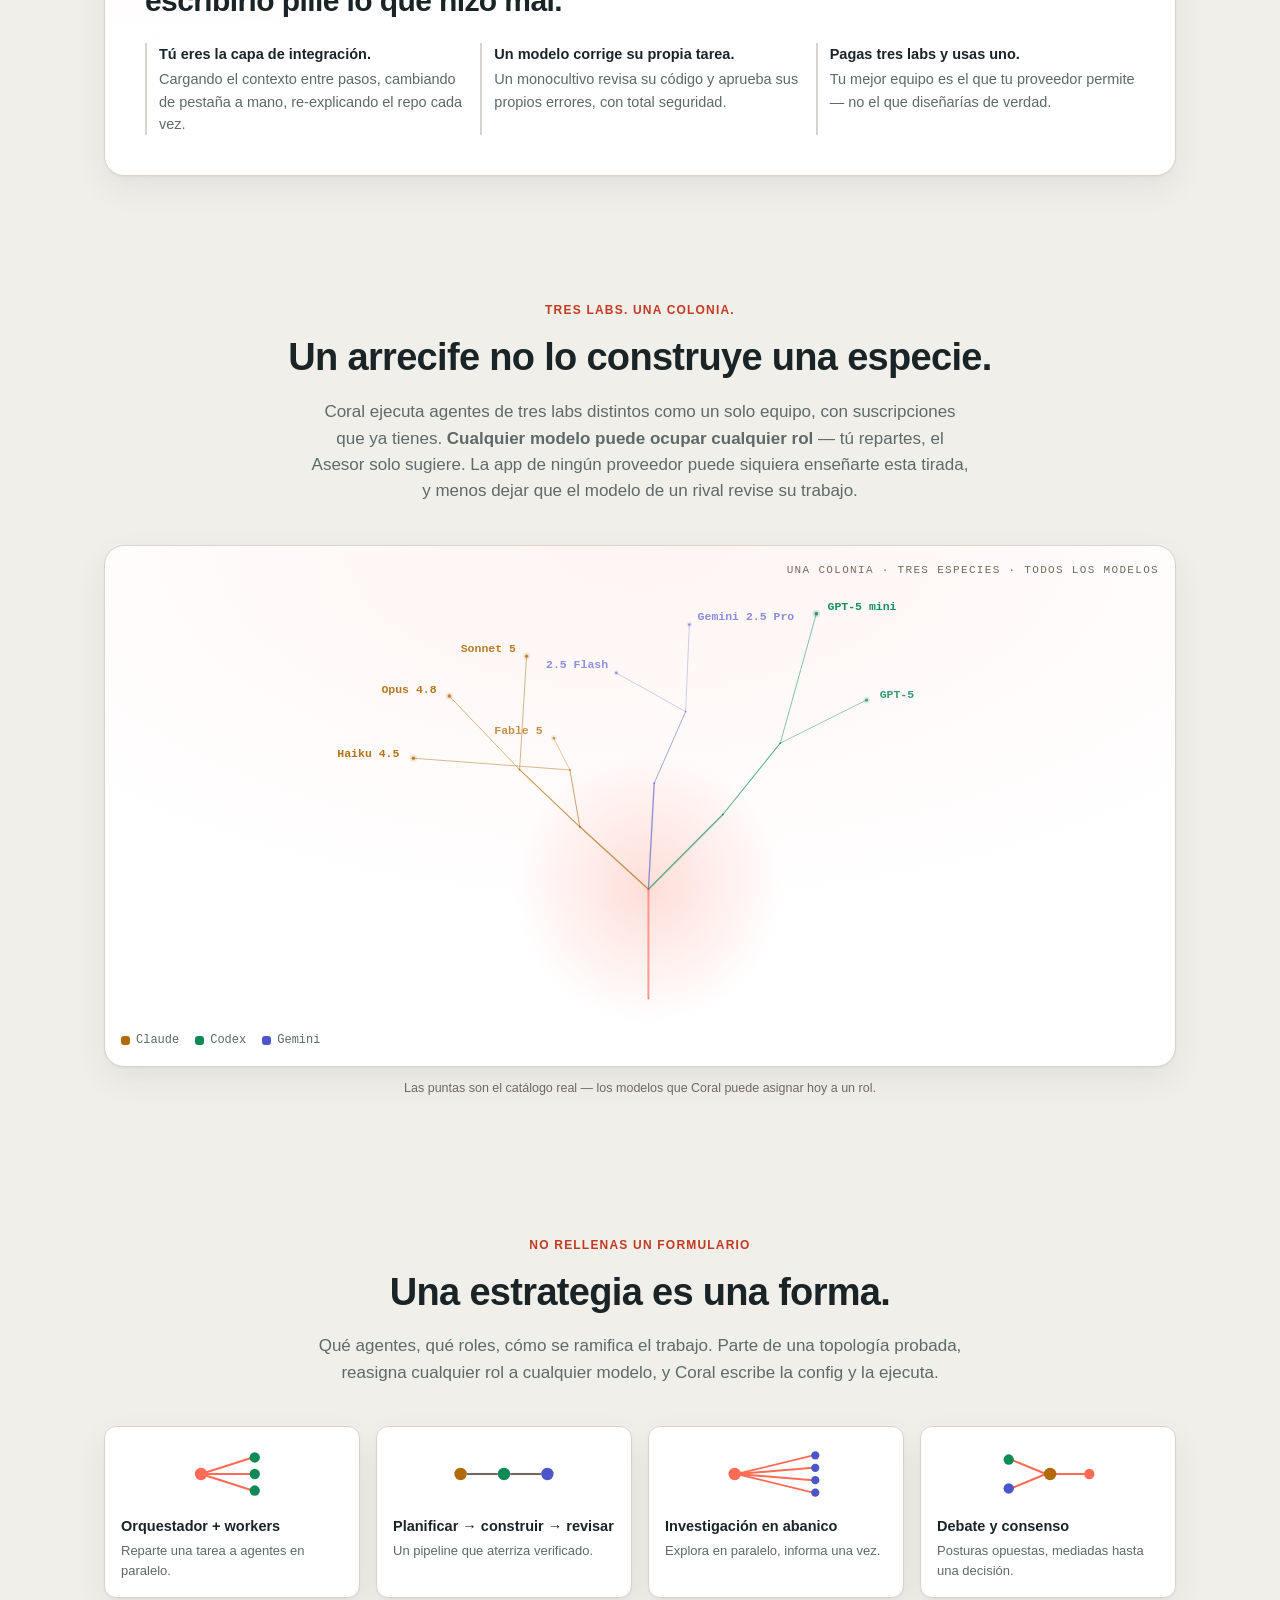
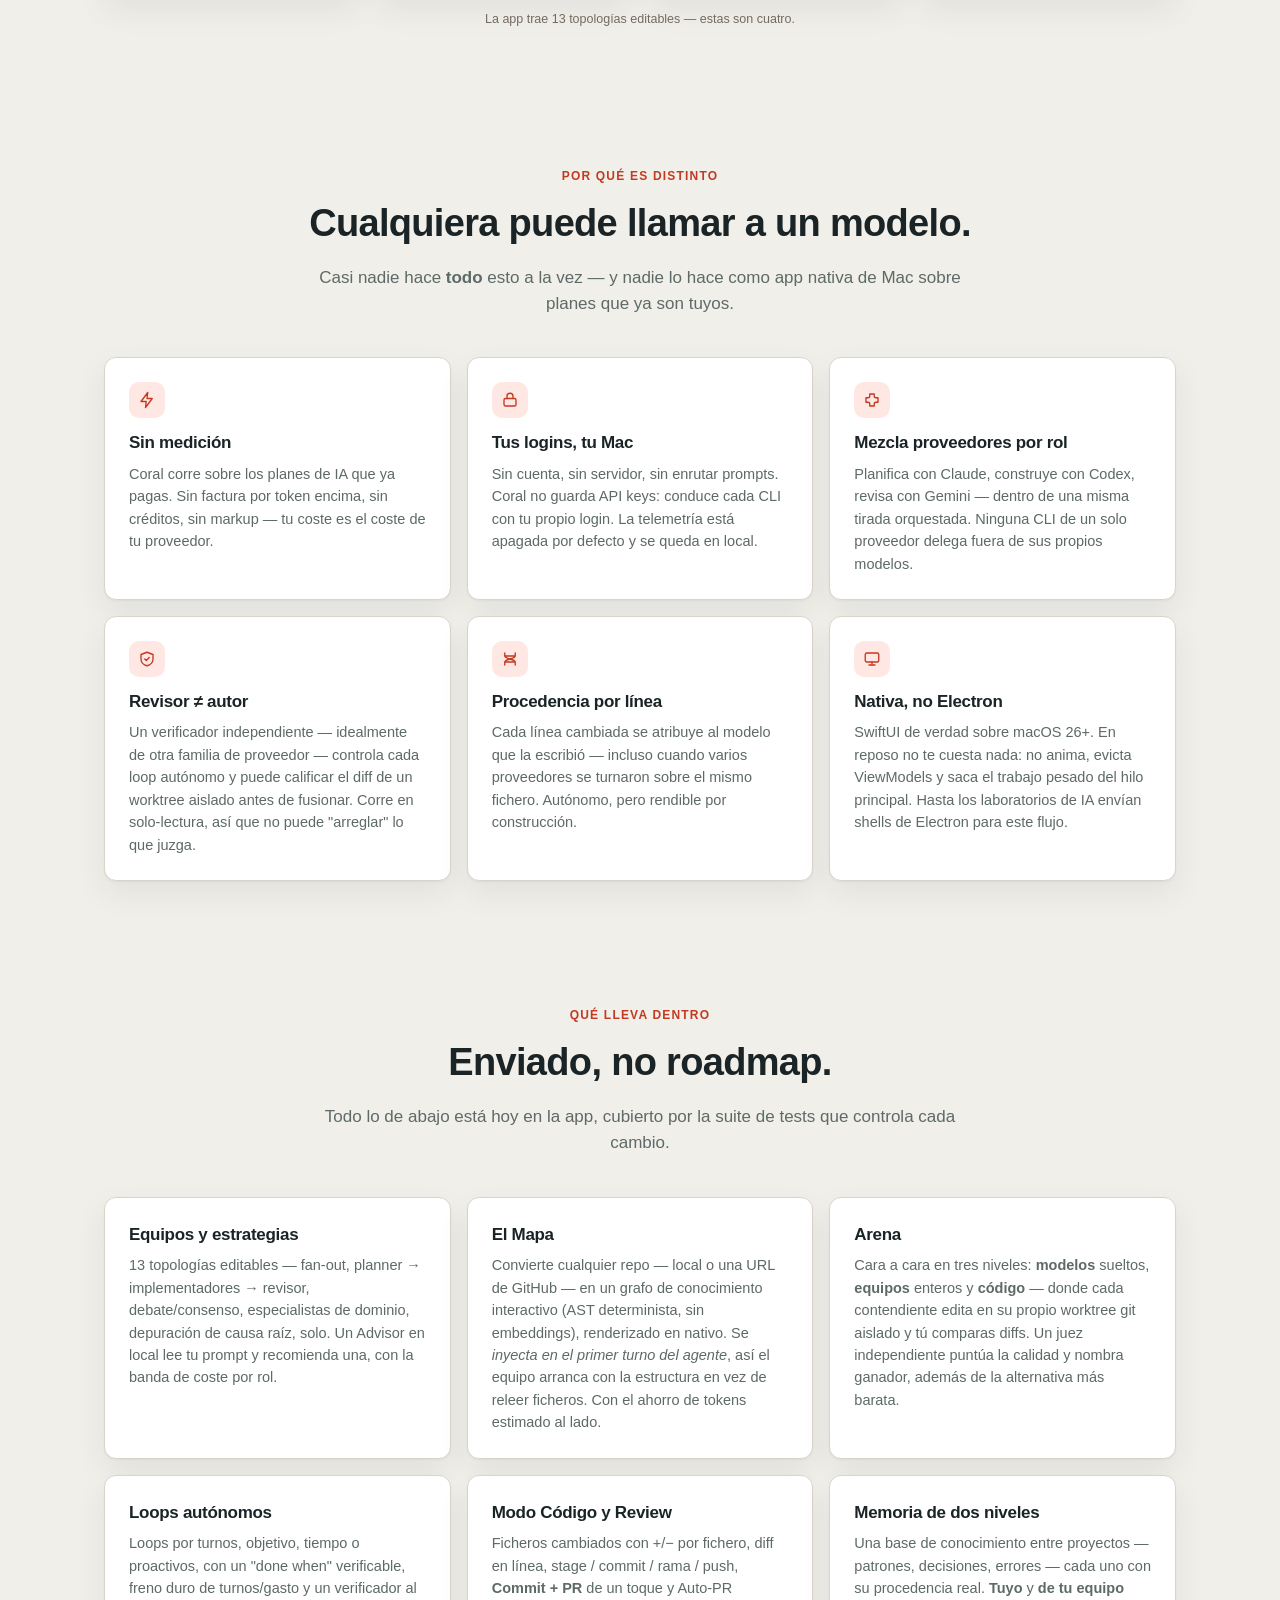
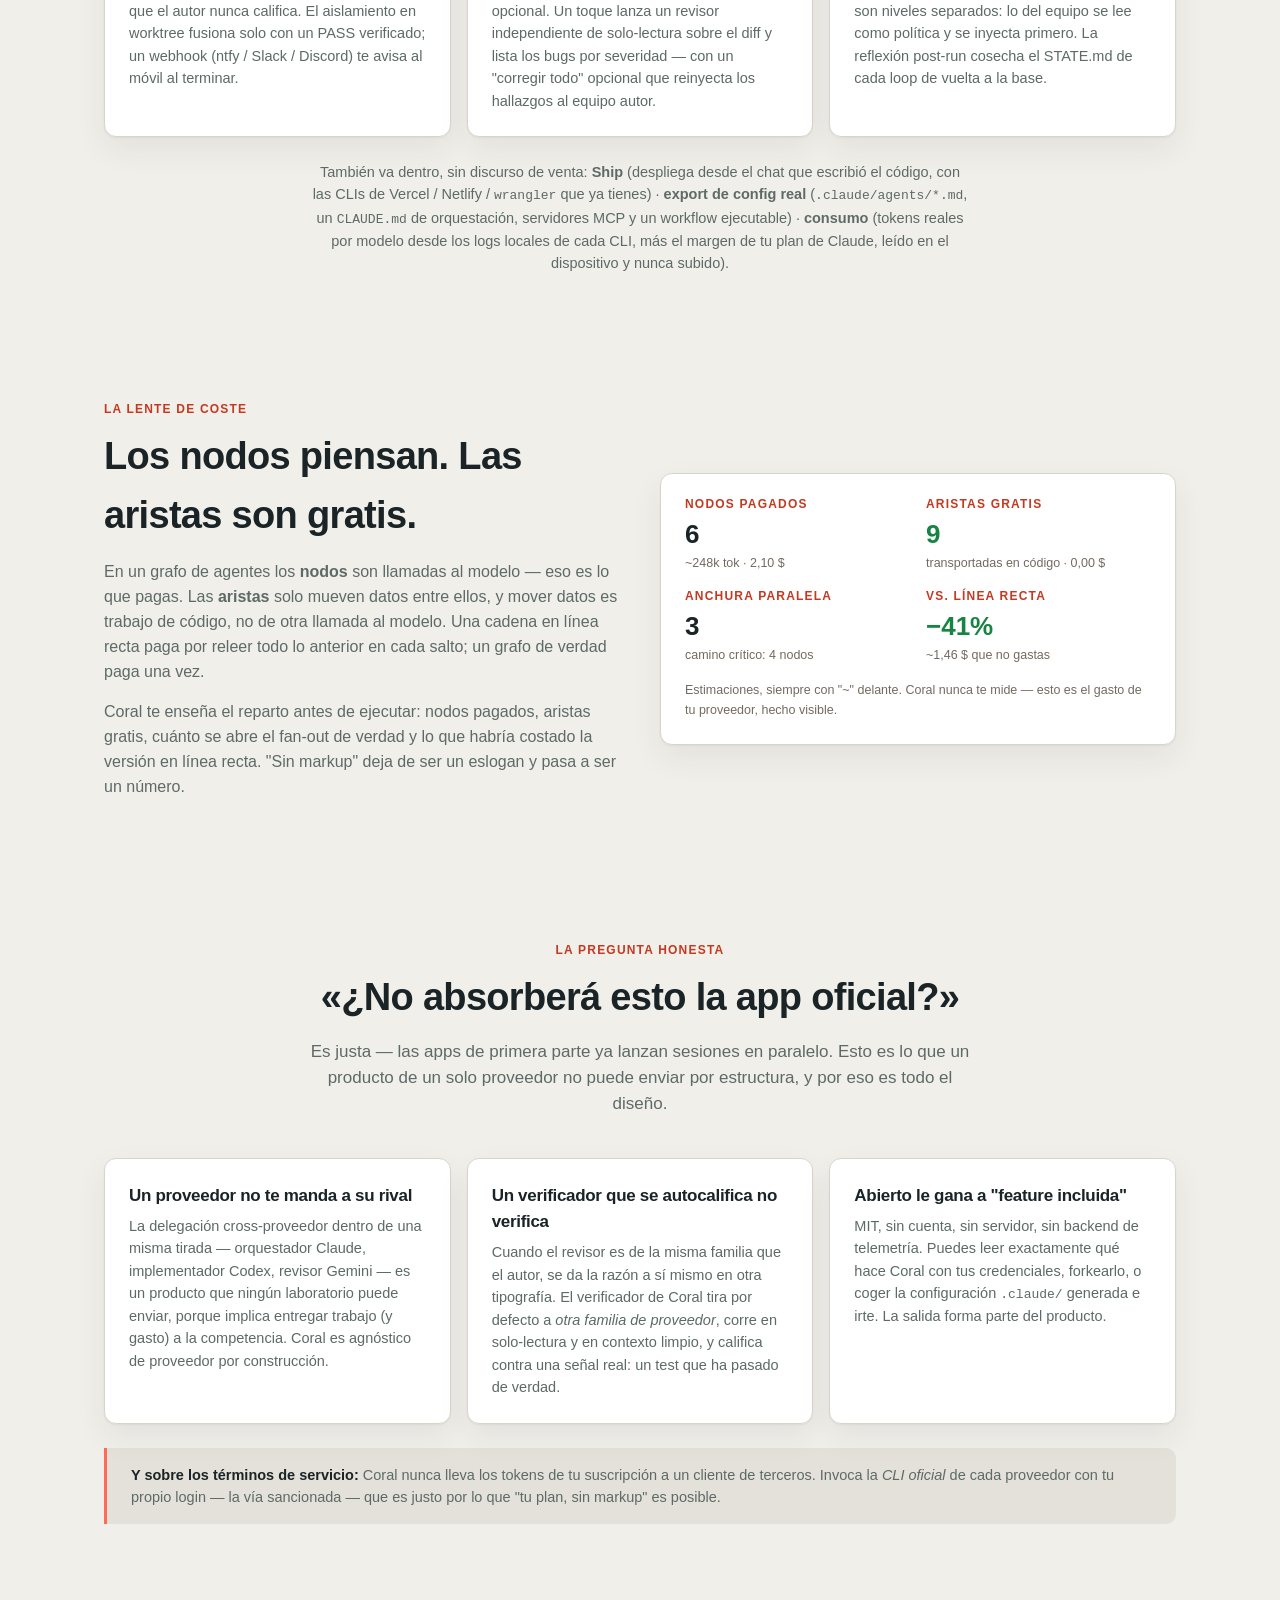
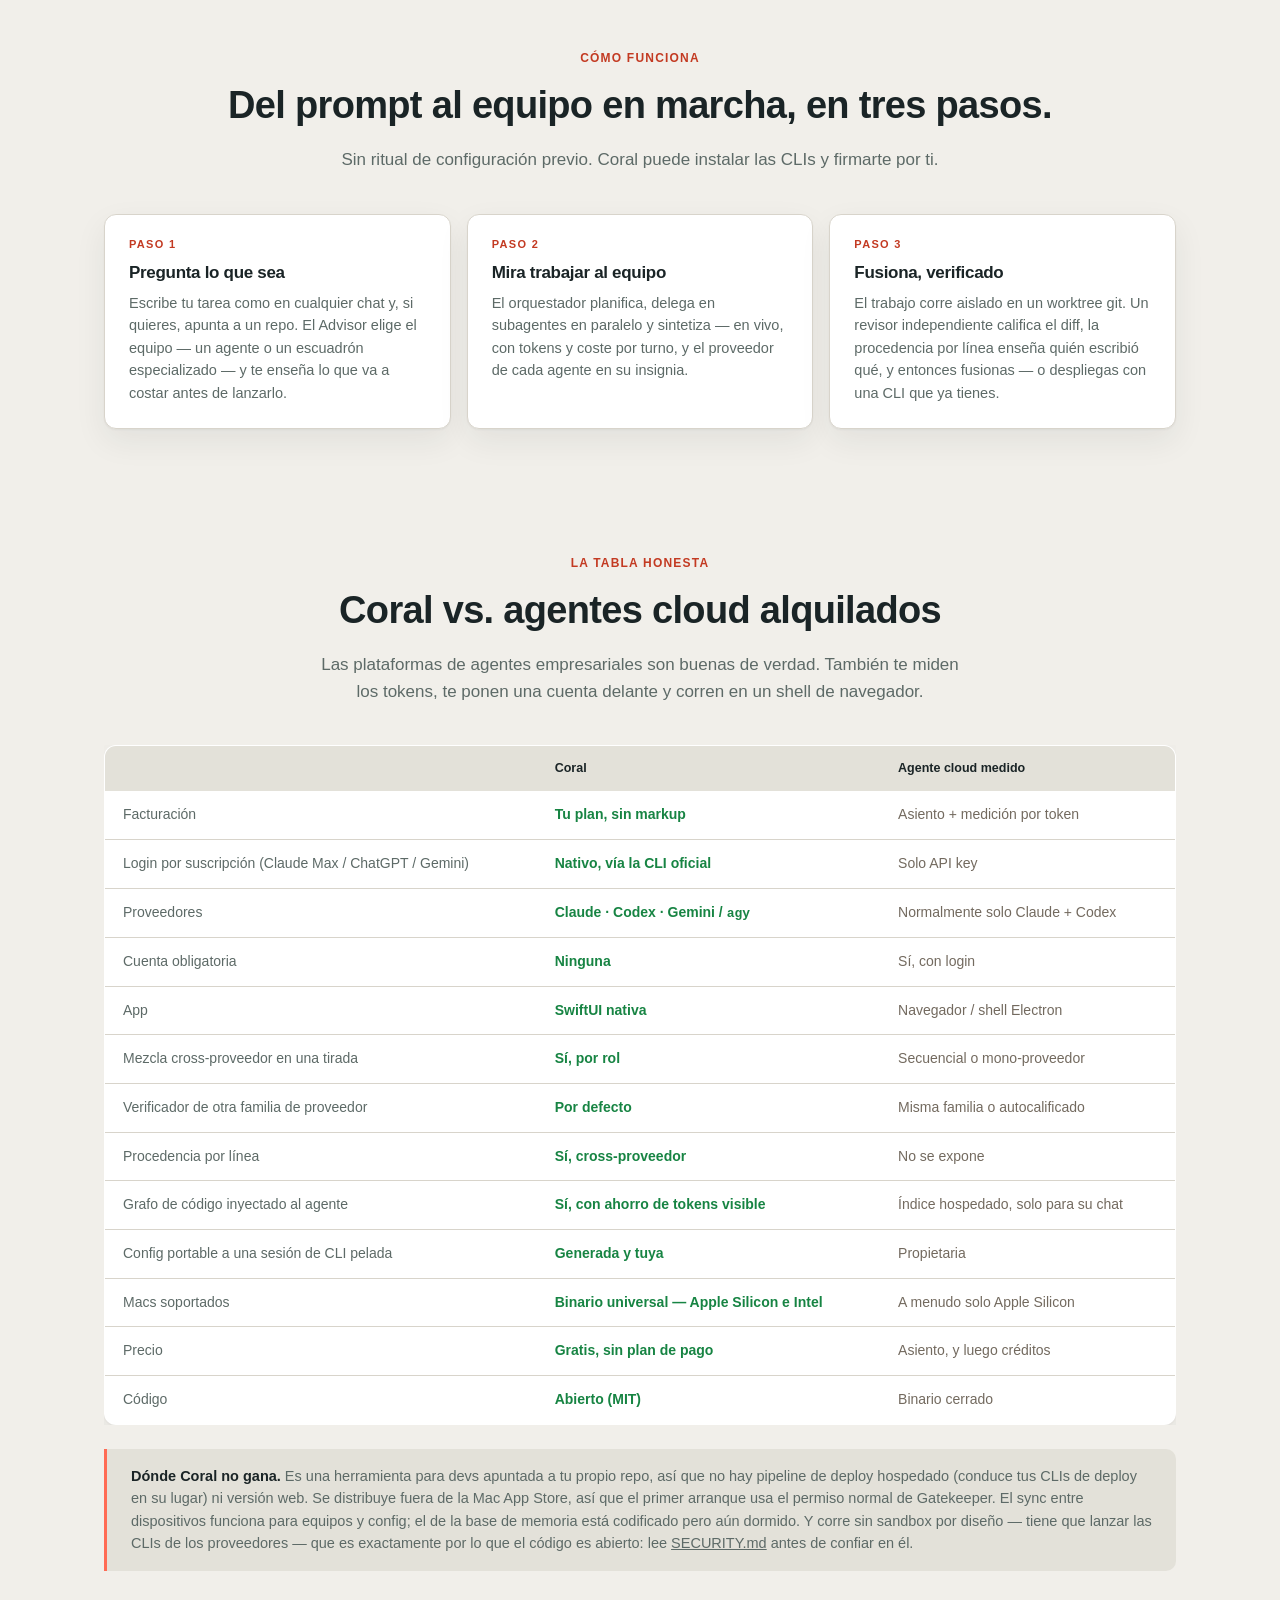
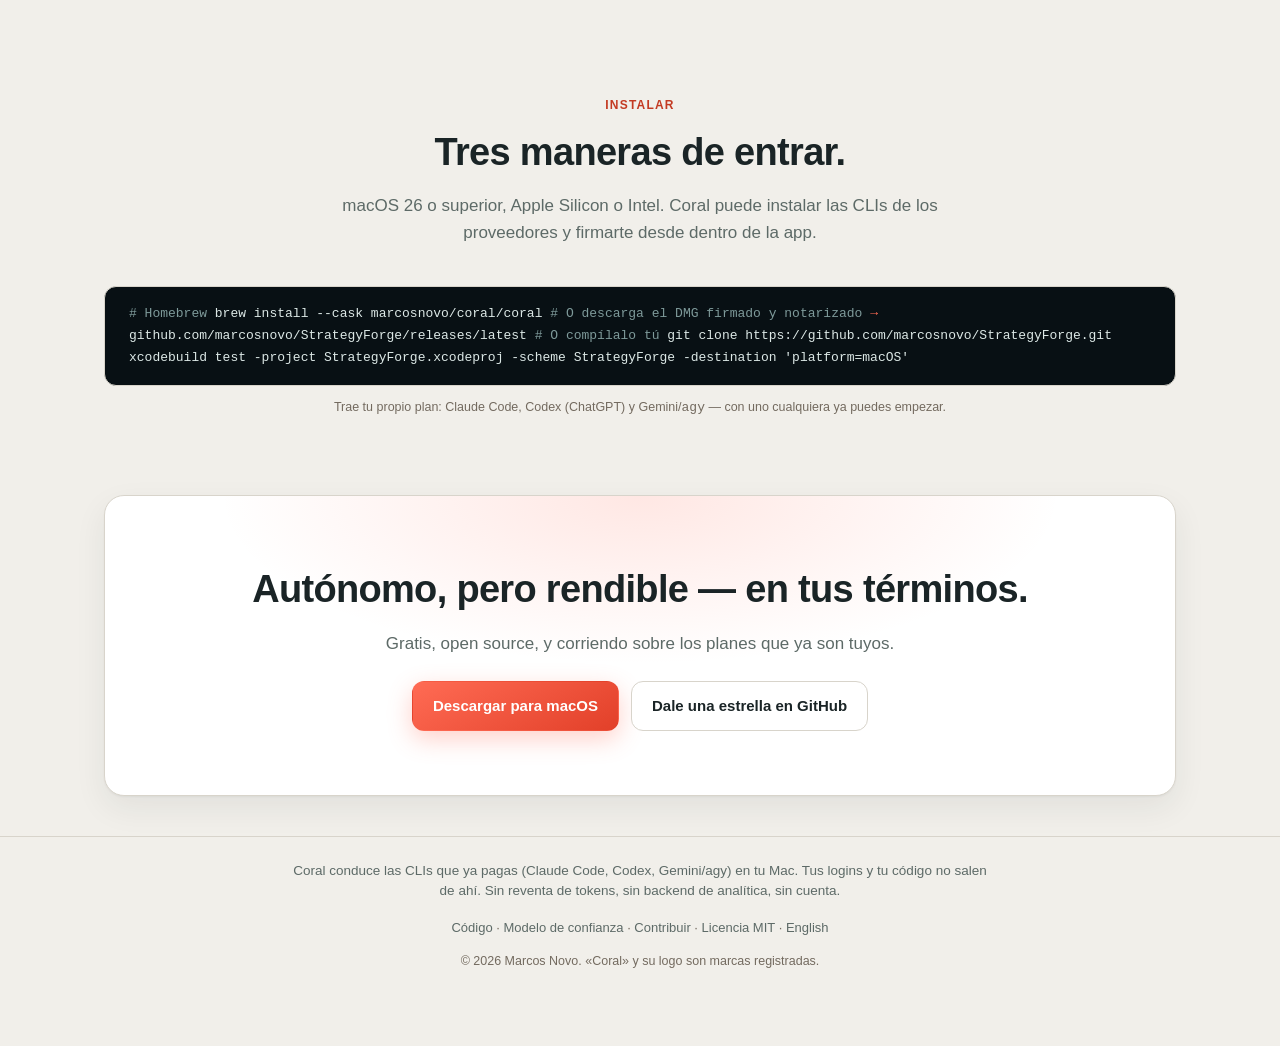
<file: web/es/index.html>
<!DOCTYPE html>
<html lang="es">
<head>
<meta charset="utf-8" />
<meta name="viewport" content="width=device-width, initial-scale=1" />
<title>Coral — equipos de agentes IA sobre tus propias suscripciones, en tu Mac</title>
<meta name="description" content="La app nativa de macOS que diseña y ejecuta un equipo multi-agente — con verificador independiente, procedencia por línea y un mapa de código inyectado — sobre las suscripciones de CLI que ya pagas. Sin medición, sin cuenta, open source (MIT)." />
<!-- PASO DE DESPLIEGUE: cuando el dominio esté en marcha, sustituye "https://example.com" por él
     (og:url y og:image deben ser ABSOLUTAS para que Twitter/Slack/Product Hunt rendericen la tarjeta).
     Ver web/README.md → "Antes de anunciarlo". -->
<link rel="canonical" href="/es/" />
<link rel="alternate" hreflang="en" href="/" />
<link rel="alternate" hreflang="es" href="/es/" />
<link rel="alternate" hreflang="x-default" href="/" />
<meta name="theme-color" content="#F1EFEA" media="(prefers-color-scheme: light)" />
<meta name="theme-color" content="#0C1315" media="(prefers-color-scheme: dark)" />
<meta property="og:title" content="Coral — equipos de agentes IA, tuyos, no alquilados" />
<meta property="og:description" content="Diseña y ejecuta equipos multi-agente sobre tus propios planes de IA, en local. Verificador independiente, procedencia por línea, mapa de código. Sin medición, sin cuenta, sin servidor. Nativo de macOS, open source." />
<meta property="og:type" content="website" />
<meta property="og:url" content="https://example.com/es/" />
<meta property="og:image" content="https://example.com/og.png" />
<meta property="og:locale" content="es" />
<meta property="og:locale:alternate" content="en" />
<meta name="twitter:card" content="summary_large_image" />
<link rel="icon" href="../favicon.svg" type="image/svg+xml" />
<link rel="stylesheet" href="../coral.css" />
</head>
<body>
<a class="skip-link" href="#main">Saltar al contenido</a>

<header class="site-header">
  <div class="wrap">
    <a class="brand" href="/es/">
      <svg class="mark" viewBox="0 0 512 512" aria-hidden="true"><defs><linearGradient id="cg" x1="0" y1="0" x2="0" y2="1"><stop offset="0" stop-color="#FF8A6E"/><stop offset=".46" stop-color="#FF6B54"/><stop offset="1" stop-color="#F03E27"/></linearGradient></defs><rect width="512" height="512" rx="115" fill="url(#cg)"/><g transform="translate(106,106) scale(3)" fill="none" stroke="#FFF3EC" stroke-width="6.2" stroke-linecap="round" stroke-linejoin="round"><path d="M50 84V60"/><path d="M50 60c0-11-17-10-21-20"/><path d="M29 40c-3-8-7-9-8-16"/><path d="M29 40c3-7 7-8 10-15"/><path d="M50 60c0-11 17-10 21-20"/><path d="M71 40c3-8 7-9 8-16"/><path d="M71 40c-3-7-7-8-10-15"/></g><g transform="translate(106,106) scale(3)" fill="#FFF3EC"><circle cx="50" cy="84" r="7.6"/><circle cx="21" cy="24" r="5.6"/><circle cx="39" cy="25" r="5.6"/><circle cx="61" cy="25" r="5.6"/><circle cx="79" cy="24" r="5.6"/></g></svg>
      Coral</a>
    <nav class="site-nav">
      <a href="#why">Por qué es distinto</a>
      <a href="#inside">Qué lleva dentro</a>
      <a href="#first-party">¿Y la app oficial?</a>
      <a href="#install">Instalar</a>
    </nav>
    <div class="header-tools">
      <div class="lang-switch">
        <a href="/" hreflang="en">EN</a>
        <a href="/es/" aria-current="true" hreflang="es">ES</a>
      </div>
      <button class="icon-btn" data-theme-toggle aria-pressed="false" title="Cambiar claro / oscuro">
        <span class="sr-only">Cambiar claro / oscuro</span>
        <svg data-icon="light" viewBox="0 0 24 24" fill="none" stroke="currentColor" stroke-width="1.7" stroke-linecap="round" aria-hidden="true"><circle cx="12" cy="12" r="4"/><path d="M12 2v2M12 20v2M2 12h2M20 12h2M4.9 4.9l1.4 1.4M17.7 17.7l1.4 1.4M19.1 4.9l-1.4 1.4M6.3 17.7l-1.4 1.4"/></svg>
        <svg data-icon="dark" viewBox="0 0 24 24" fill="none" stroke="currentColor" stroke-width="1.7" stroke-linecap="round" stroke-linejoin="round" style="display:none" aria-hidden="true"><path d="M20 14.5A8.5 8.5 0 1 1 9.5 4a6.6 6.6 0 0 0 10.5 10.5Z"/></svg>
      </button>
      <a class="icon-btn" href="https://github.com/marcosnovo/StrategyForge" title="Código en GitHub">
        <span class="sr-only">Código en GitHub</span>
        <svg viewBox="0 0 24 24" fill="currentColor" aria-hidden="true"><path d="M12 .5a11.5 11.5 0 0 0-3.6 22.4c.6.1.8-.2.8-.6v-2c-3.2.7-3.9-1.5-3.9-1.5-.5-1.3-1.3-1.7-1.3-1.7-1-.7.1-.7.1-.7 1.1.1 1.7 1.2 1.7 1.2 1 1.8 2.7 1.3 3.4 1 .1-.7.4-1.3.7-1.6-2.6-.3-5.3-1.3-5.3-5.8 0-1.3.5-2.3 1.2-3.1-.1-.3-.5-1.5.1-3.1 0 0 1-.3 3.2 1.2a11 11 0 0 1 5.8 0c2.2-1.5 3.2-1.2 3.2-1.2.6 1.6.2 2.8.1 3.1.8.8 1.2 1.8 1.2 3.1 0 4.5-2.7 5.5-5.3 5.8.4.4.8 1.1.8 2.2v3.3c0 .4.2.7.8.6A11.5 11.5 0 0 0 12 .5Z"/></svg>
      </a>
    </div>
  </div>
</header>

<main id="main">

<!-- ── Hero ──────────────────────────────────────────────────────────────── -->
<div class="wrap">
  <div class="hero">
    <span class="pill"><span class="dot"></span> Gratis y open source (MIT) · sin cuenta, sin API keys</span>
    <h1>Ejecuta un equipo de agentes IA en tu Mac.<br><span class="grad">Tuyo, no alquilado.</span></h1>
    <p class="sub">Coral es una app nativa de macOS que diseña <em>y</em> ejecuta un equipo — un orquestador y sus especialistas — conduciendo las CLIs que ya pagas: <strong class="p-claude">Claude Code</strong>, <strong class="p-codex">Codex</strong>, <strong class="p-gemini">Gemini&nbsp;/&nbsp;agy</strong>. Un verificador de <em>otra familia de proveedor</em> califica el trabajo, cada línea se atribuye al modelo que la escribió, y no cae ninguna factura por token encima.</p>
    <div class="cta">
      <a class="btn moon" href="https://github.com/marcosnovo/StrategyForge/releases/latest">Descargar para macOS</a>
      <a class="btn bordered" href="https://github.com/marcosnovo/StrategyForge">Ver el código (MIT)</a>
    </div>
    <div>
      <span class="brewline">
        brew install --cask marcosnovo/coral/coral
        <button data-copy="brew install --cask marcosnovo/coral/coral" data-copied="¡Copiado!">Copiar</button>
      </span>
    </div>
    <p class="fineprint">macOS 26+ · firmada con Developer ID y notarizada · gratis para siempre, sin plan de pago</p>
  </div>

  <!-- ── Ventana de la app ───────────────────────────────────────────────── -->
  <div class="shot">
    <div class="window">
      <div class="titlebar">
        <span class="tl r"></span><span class="tl y"></span><span class="tl g"></span>
        <span class="title">Coral — payments-api</span>
        <span class="right">
          <span class="mini-pill cost">~1,40 $ / tirada</span>
          <span class="mini-pill plan">Plan Claude · 38%</span>
        </span>
      </div>

      <div class="app">
        <div class="rail">
          <span class="ri on" title="Chat"><svg viewBox="0 0 24 24" fill="none" stroke="currentColor" stroke-width="1.7" stroke-linecap="round" stroke-linejoin="round"><path d="M21 12a8 8 0 0 1-8 8H4l2-3a8 8 0 1 1 15-5Z"/></svg></span>
          <span class="ri" title="Equipos"><svg viewBox="0 0 24 24" fill="none" stroke="currentColor" stroke-width="1.7" stroke-linecap="round" stroke-linejoin="round"><circle cx="12" cy="6" r="2.5"/><circle cx="5" cy="18" r="2.5"/><circle cx="19" cy="18" r="2.5"/><path d="M12 8.5v3m0 0L6.5 15.5M12 11.5l5.5 4"/></svg></span>
          <span class="ri" title="Loops"><svg viewBox="0 0 24 24" fill="none" stroke="currentColor" stroke-width="1.7" stroke-linecap="round" stroke-linejoin="round"><path d="M4 12a8 8 0 0 1 13.7-5.6M20 12a8 8 0 0 1-13.7 5.6"/><path d="M17 3v3.5h-3.5M7 21v-3.5h3.5"/></svg></span>
          <span class="ri" title="Mapa"><svg viewBox="0 0 24 24" fill="none" stroke="currentColor" stroke-width="1.7" stroke-linecap="round" stroke-linejoin="round"><circle cx="6" cy="7" r="2"/><circle cx="18" cy="9" r="2"/><circle cx="9" cy="18" r="2"/><path d="M7.7 8.4 8.2 16M8 7.4 16 8.7M17 10.8 10.7 16.6"/></svg></span>
          <span class="ri" title="Arena"><svg viewBox="0 0 24 24" fill="none" stroke="currentColor" stroke-width="1.7" stroke-linecap="round" stroke-linejoin="round"><path d="M7 4h10v4a5 5 0 0 1-10 0Z"/><path d="M7 6H4v1a3 3 0 0 0 3 3M17 6h3v1a3 3 0 0 1-3 3M9 20h6M12 13v7"/></svg></span>
          <span class="ri" title="Memoria"><svg viewBox="0 0 24 24" fill="none" stroke="currentColor" stroke-width="1.7" stroke-linecap="round" stroke-linejoin="round"><path d="M9 4a3 3 0 0 0-3 3 3 3 0 0 0-1 5.8A3 3 0 0 0 8 18a3 3 0 0 0 4 2 3 3 0 0 0 4-2 3 3 0 0 0 3-5.2A3 3 0 0 0 18 7a3 3 0 0 0-3-3 3 3 0 0 0-3 1.5A3 3 0 0 0 9 4Z"/></svg></span>
          <span class="spacer"></span>
          <span class="ri" title="Consumo"><svg viewBox="0 0 24 24" fill="none" stroke="currentColor" stroke-width="1.7" stroke-linecap="round" stroke-linejoin="round"><path d="M5 19V11M12 19V5M19 19v-5"/></svg></span>
          <span class="ri" title="Ajustes"><svg viewBox="0 0 24 24" fill="none" stroke="currentColor" stroke-width="1.7" stroke-linecap="round" stroke-linejoin="round"><circle cx="12" cy="12" r="3"/><path d="M12 3v2.2M12 18.8V21M3 12h2.2M18.8 12H21M5.6 5.6l1.6 1.6M16.8 16.8l1.6 1.6M18.4 5.6l-1.6 1.6M7.2 16.8l-1.6 1.6"/></svg></span>
        </div>

        <div class="chatlist">
          <div class="hd">Hoy</div>
          <div class="chatrow sel"><div class="t">Reintentos idempotentes del webhook</div><div class="s">Planner → Implementers → Reviewer</div></div>
          <div class="chatrow"><div class="t">Barrido de concurrencia Swift 6</div><div class="s">Migración de lenguaje · 34 ficheros</div></div>
          <div class="hd" style="margin-top:12px">Ayer</div>
          <div class="chatrow"><div class="t">Auditar el flujo de auth</div><div class="s">Especialistas de dominio</div></div>
        </div>

        <div class="thread">
          <div class="bubble me">Haz idempotente el webhook de pagos y demuéstralo con tests.</div>
          <div class="bubble ai">
            <strong>Plan.</strong> Dos implementadores cogen el handler y el store; el revisor pasa la suite en contexto limpio y califica el diff.
          </div>
          <div class="agentline">
            <span class="avatar" style="background:#FF6B54"><svg viewBox="0 0 24 24" fill="none" stroke="currentColor" stroke-width="2.4" stroke-linecap="round"><path d="M5 12h14M13 6l6 6-6 6"/></svg></span>
            <span><strong>orchestrator</strong> delegó 2 tareas · Opus 4.8</span>
          </div>
          <div class="agentline">
            <span class="avatar" style="background:#FF6B54"><svg viewBox="0 0 24 24" fill="none" stroke="currentColor" stroke-width="2.2" stroke-linecap="round" stroke-linejoin="round"><path d="M4 20 14 10M14 4l6 6-3 3-6-6Z"/></svg></span>
            <span><strong>impl-handler</strong> editó 3 ficheros en un worktree aislado · GPT-5</span>
          </div>
          <div class="agentline">
            <span class="avatar" style="background:#B58A52"><svg viewBox="0 0 24 24" fill="none" stroke="currentColor" stroke-width="2.2" stroke-linecap="round" stroke-linejoin="round"><path d="M5 13l4 4 10-10"/></svg></span>
            <span><strong>reviewer</strong> pasó la suite — 41 OK, 0 fallos · Gemini 2.5 Pro</span>
          </div>
          <div class="composer">
            Pregunta lo que sea, o suelta un repo…
            <span class="send"><svg viewBox="0 0 24 24" fill="none" stroke="currentColor" stroke-width="2.2" stroke-linecap="round" stroke-linejoin="round"><path d="M4 12h14M12 5l7 7-7 7"/></svg></span>
          </div>
        </div>

        <div class="activity">
          <div class="hd">Equipo</div>
          <div class="node"><span class="sw" style="background:#FF6B54"></span><span class="nm">orchestrator</span><span class="rl">Opus 4.8</span></div>
          <div class="node child"><span class="sw" style="background:#FF6B54"></span><span class="nm">impl-handler</span><span class="rl">Codex</span></div>
          <div class="node child"><span class="sw" style="background:#FF6B54"></span><span class="nm">impl-store</span><span class="rl">Codex</span></div>
          <div class="node child"><span class="sw" style="background:#B58A52"></span><span class="nm">reviewer</span><span class="rl">Gemini</span></div>

          <div class="hd" style="margin-top:18px">Verificador</div>
          <div class="node"><span class="mini-pill pass">PASS · otra familia de proveedor</span></div>

          <div class="hd" style="margin-top:18px">Contexto</div>
          <div class="meter"><i style="width:34%"></i></div>
          <div class="node" style="padding-left:0"><span class="rl" style="margin-left:0">34% usado · mapa inyectado, ~118k tokens ahorrados</span></div>
        </div>
      </div>
    </div>
    <p class="caption">Una tirada, tres proveedores, un verificador independiente — sobre tus propias suscripciones.</p>
  </div>
</div>

<!-- La tension -->
<section id="why-teams">
  <div class="wrap">
    <p class="eyebrow">Un agente solo no escala</p>
    <div class="tension">
      <p class="big">No estás escribiendo código. Eres un <em>bus de copy-paste</em> entre tres chats — esperando que el modelo que acaba de escribirlo pille lo que hizo mal.</p>
      <ul>
        <li><b>Tú eres la capa de integración.</b>Cargando el contexto entre pasos, cambiando de pestaña a mano, re-explicando el repo cada vez.</li>
        <li><b>Un modelo corrige su propia tarea.</b>Un monocultivo revisa su código y aprueba sus propios errores, con total seguridad.</li>
        <li><b>Pagas tres labs y usas uno.</b>Tu mejor equipo es el que tu proveedor permite — no el que diseñarías de verdad.</li>
      </ul>
    </div>
  </div>
</section>

<!-- La colonia -->
<section id="colony-section">
  <div class="wrap">
    <p class="eyebrow center">Tres labs. Una colonia.</p>
    <h2 class="center">Un arrecife no lo construye una especie.</h2>
    <p class="lede center">Coral ejecuta agentes de tres labs distintos como un solo equipo, con suscripciones que ya tienes. <strong>Cualquier modelo puede ocupar cualquier rol</strong> — tú repartes, el Asesor solo sugiere. La app de ningún proveedor puede siquiera enseñarte esta tirada, y menos dejar que el modelo de un rival revise su trabajo.</p>
    <div class="colony">
      <canvas id="colony" aria-label="Un coral que gira despacio: tres ramas, una por proveedor, cuyas puntas son los modelos que Coral puede asignar." role="img"></canvas>
      <span class="colony-tag">una colonia · tres especies · todos los modelos</span>
      <div class="colony-legend">
        <span><i style="background:var(--p-claude)"></i>Claude</span>
        <span><i style="background:var(--p-codex)"></i>Codex</span>
        <span><i style="background:var(--p-gemini)"></i>Gemini</span>
      </div>
    </div>
    <p class="caption">Las puntas son el catálogo real — los modelos que Coral puede asignar hoy a un rol.</p>
  </div>
</section>

<!-- Formas de estrategia -->
<section id="shapes">
  <div class="wrap">
    <p class="eyebrow center">No rellenas un formulario</p>
    <h2 class="center">Una estrategia es una forma.</h2>
    <p class="lede center">Qué agentes, qué roles, cómo se ramifica el trabajo. Parte de una topología probada, reasigna cualquier rol a cualquier modelo, y Coral escribe la config y la ejecuta.</p>
    <div class="shapes">
      <div class="shape">
        <svg viewBox="0 0 120 60" aria-hidden="true">
          <g stroke="var(--coral)" stroke-width="2" fill="none"><path d="M30 30 L80 14"/><path d="M30 30 L80 30"/><path d="M30 30 L80 46"/></g>
          <circle cx="30" cy="30" r="6" fill="var(--coral)"/>
          <g fill="var(--p-codex)"><circle cx="82" cy="14" r="5"/><circle cx="82" cy="30" r="5"/><circle cx="82" cy="46" r="5"/></g>
        </svg>
        <h4>Orquestador + workers</h4>
        <p>Reparte una tarea a agentes en paralelo.</p>
      </div>
      <div class="shape">
        <svg viewBox="0 0 120 60" aria-hidden="true">
          <g stroke="var(--tertiary)" stroke-width="2" fill="none"><path d="M24 30 L54 30"/><path d="M66 30 L96 30"/></g>
          <circle cx="18" cy="30" r="6" fill="var(--p-claude)"/>
          <circle cx="60" cy="30" r="6" fill="var(--p-codex)"/>
          <circle cx="102" cy="30" r="6" fill="var(--p-gemini)"/>
        </svg>
        <h4>Planificar → construir → revisar</h4>
        <p>Un pipeline que aterriza verificado.</p>
      </div>
      <div class="shape">
        <svg viewBox="0 0 120 60" aria-hidden="true">
          <g stroke="var(--coral)" stroke-width="1.8" fill="none"><path d="M22 30 L96 12"/><path d="M22 30 L96 24"/><path d="M22 30 L96 36"/><path d="M22 30 L96 48"/></g>
          <circle cx="20" cy="30" r="6" fill="var(--coral)"/>
          <g fill="var(--p-gemini)"><circle cx="98" cy="12" r="4"/><circle cx="98" cy="24" r="4"/><circle cx="98" cy="36" r="4"/><circle cx="98" cy="48" r="4"/></g>
        </svg>
        <h4>Investigación en abanico</h4>
        <p>Explora en paralelo, informa una vez.</p>
      </div>
      <div class="shape">
        <svg viewBox="0 0 120 60" aria-hidden="true">
          <g stroke="var(--coral)" stroke-width="2" fill="none"><path d="M24 16 L58 30"/><path d="M24 44 L58 30"/><path d="M66 30 L96 30"/></g>
          <circle cx="22" cy="16" r="5" fill="var(--p-codex)"/>
          <circle cx="22" cy="44" r="5" fill="var(--p-gemini)"/>
          <circle cx="62" cy="30" r="6" fill="var(--p-claude)"/>
          <circle cx="100" cy="30" r="5" fill="var(--coral)"/>
        </svg>
        <h4>Debate y consenso</h4>
        <p>Posturas opuestas, mediadas hasta una decisión.</p>
      </div>
    </div>
    <p class="caption">La app trae 13 topologías editables — estas son cuatro.</p>
  </div>
</section>

<!-- ── Por qué es distinto ───────────────────────────────────────────────── -->
<section id="why">
  <div class="wrap">
    <p class="eyebrow center">Por qué es distinto</p>
    <h2 class="center">Cualquiera puede llamar a un modelo.</h2>
    <p class="lede center">Casi nadie hace <strong>todo</strong> esto a la vez — y nadie lo hace como app nativa de Mac sobre planes que ya son tuyos.</p>
    <div class="grid c3">
      <div class="card">
        <div class="ic"><svg viewBox="0 0 24 24" fill="none" stroke="currentColor" stroke-width="1.8" stroke-linecap="round" stroke-linejoin="round"><path d="M13 2 4 14h7l-1 8 9-12h-7l1-8Z"/></svg></div>
        <h3>Sin medición</h3>
        <p>Coral corre sobre los planes de IA que ya pagas. Sin factura por token encima, sin créditos, sin markup — tu coste es el coste de tu proveedor.</p>
      </div>
      <div class="card">
        <div class="ic"><svg viewBox="0 0 24 24" fill="none" stroke="currentColor" stroke-width="1.8" stroke-linecap="round" stroke-linejoin="round"><rect x="4" y="10" width="16" height="10" rx="2"/><path d="M8 10V7a4 4 0 0 1 8 0v3"/></svg></div>
        <h3>Tus logins, tu Mac</h3>
        <p>Sin cuenta, sin servidor, sin enrutar prompts. Coral no guarda API keys: conduce cada CLI con tu propio login. La telemetría está apagada por defecto y se queda en local.</p>
      </div>
      <div class="card">
        <div class="ic"><svg viewBox="0 0 24 24" fill="none" stroke="currentColor" stroke-width="1.8" stroke-linecap="round" stroke-linejoin="round"><path d="M9 4h6v3a2 2 0 0 0 2 2h3v6h-3a2 2 0 0 0-2 2v3H9v-3a2 2 0 0 0-2-2H4V9h3a2 2 0 0 0 2-2Z"/></svg></div>
        <h3>Mezcla proveedores por rol</h3>
        <p>Planifica con Claude, construye con Codex, revisa con Gemini — dentro de una misma tirada orquestada. Ninguna CLI de un solo proveedor delega fuera de sus propios modelos.</p>
      </div>
      <div class="card">
        <div class="ic"><svg viewBox="0 0 24 24" fill="none" stroke="currentColor" stroke-width="1.8" stroke-linecap="round" stroke-linejoin="round"><path d="M12 3 4 6v6c0 4.4 3.4 8.2 8 9 4.6-.8 8-4.6 8-9V6l-8-3Z"/><path d="m9 12 2 2 4-4"/></svg></div>
        <h3>Revisor ≠ autor</h3>
        <p>Un verificador independiente — idealmente de otra familia de proveedor — controla cada loop autónomo y puede calificar el diff de un worktree aislado antes de fusionar. Corre en solo-lectura, así que no puede "arreglar" lo que juzga.</p>
      </div>
      <div class="card">
        <div class="ic"><svg viewBox="0 0 24 24" fill="none" stroke="currentColor" stroke-width="1.8" stroke-linecap="round" stroke-linejoin="round"><path d="M5 4v4c0 4 14 4 14 8v4M19 4v4c0 4-14 4-14 8v4M6 8h12M6 16h12"/></svg></div>
        <h3>Procedencia por línea</h3>
        <p>Cada línea cambiada se atribuye al modelo que la escribió — incluso cuando varios proveedores se turnaron sobre el mismo fichero. Autónomo, pero rendible por construcción.</p>
      </div>
      <div class="card">
        <div class="ic"><svg viewBox="0 0 24 24" fill="none" stroke="currentColor" stroke-width="1.8" stroke-linecap="round" stroke-linejoin="round"><rect x="3" y="4" width="18" height="12" rx="2"/><path d="M8 20h8M12 16v4"/></svg></div>
        <h3>Nativa, no Electron</h3>
        <p>SwiftUI de verdad sobre macOS 26+. En reposo no te cuesta nada: no anima, evicta ViewModels y saca el trabajo pesado del hilo principal. Hasta los laboratorios de IA envían shells de Electron para este flujo.</p>
      </div>
    </div>
  </div>
</section>

<!-- ── Qué lleva dentro ──────────────────────────────────────────────────── -->
<section id="inside">
  <div class="wrap">
    <p class="eyebrow center">Qué lleva dentro</p>
    <h2 class="center">Enviado, no roadmap.</h2>
    <p class="lede center">Todo lo de abajo está hoy en la app, cubierto por la suite de tests que controla cada cambio.</p>
    <div class="grid c3">
      <div class="card">
        <h3>Equipos y estrategias</h3>
        <p>13 topologías editables — fan-out, planner → implementadores → revisor, debate/consenso, especialistas de dominio, depuración de causa raíz, solo. Un Advisor en local lee tu prompt y recomienda una, con la banda de coste por rol.</p>
      </div>
      <div class="card">
        <h3>El Mapa</h3>
        <p>Convierte cualquier repo — local o una URL de GitHub — en un grafo de conocimiento interactivo (AST determinista, sin embeddings), renderizado en nativo. Se <em>inyecta en el primer turno del agente</em>, así el equipo arranca con la estructura en vez de releer ficheros. Con el ahorro de tokens estimado al lado.</p>
      </div>
      <div class="card">
        <h3>Arena</h3>
        <p>Cara a cara en tres niveles: <strong>modelos</strong> sueltos, <strong>equipos</strong> enteros y <strong>código</strong> — donde cada contendiente edita en su propio worktree git aislado y tú comparas diffs. Un juez independiente puntúa la calidad y nombra ganador, además de la alternativa más barata.</p>
      </div>
      <div class="card">
        <h3>Loops autónomos</h3>
        <p>Loops por turnos, objetivo, tiempo o proactivos, con un "done when" verificable, freno duro de turnos/gasto y un verificador al que el autor nunca califica. El aislamiento en worktree fusiona solo con un PASS verificado; un webhook (ntfy / Slack / Discord) te avisa al móvil al terminar.</p>
      </div>
      <div class="card">
        <h3>Modo Código y Review</h3>
        <p>Ficheros cambiados con +/− por fichero, diff en línea, stage / commit / rama / push, <strong>Commit&nbsp;+&nbsp;PR</strong> de un toque y Auto-PR opcional. Un toque lanza un revisor independiente de solo-lectura sobre el diff y lista los bugs por severidad — con un "corregir todo" opcional que reinyecta los hallazgos al equipo autor.</p>
      </div>
      <div class="card">
        <h3>Memoria de dos niveles</h3>
        <p>Una base de conocimiento entre proyectos — patrones, decisiones, errores — cada uno con su procedencia real. <strong>Tuyo</strong> y <strong>de tu equipo</strong> son niveles separados: lo del equipo se lee como política y se inyecta primero. La reflexión post-run cosecha el STATE.md de cada loop de vuelta a la base.</p>
      </div>
    </div>
    <p class="lede center" style="margin:var(--s-xl) auto 0;font-size:14.5px">
      También va dentro, sin discurso de venta: <strong>Ship</strong> (despliega desde el chat que escribió el código, con las CLIs de Vercel / Netlify / <span class="mono">wrangler</span> que ya tienes) &middot; <strong>export de config real</strong> (<span class="mono">.claude/agents/*.md</span>, un <span class="mono">CLAUDE.md</span> de orquestación, servidores MCP y un workflow ejecutable) &middot; <strong>consumo</strong> (tokens reales por modelo desde los logs locales de cada CLI, más el margen de tu plan de Claude, leído en el dispositivo y nunca subido).
    </p>
  </div>
</section>

<!-- ── Lente de coste ────────────────────────────────────────────────────── -->
<section id="cost">
  <div class="wrap">
    <div class="grid c2" style="align-items:center;gap:var(--s-2xl)">
      <div>
        <p class="eyebrow">La lente de coste</p>
        <h2>Los nodos piensan. Las aristas son gratis.</h2>
        <p style="color:var(--secondary);font-size:16px">En un grafo de agentes los <strong>nodos</strong> son llamadas al modelo — eso es lo que pagas. Las <strong>aristas</strong> solo mueven datos entre ellos, y mover datos es trabajo de código, no de otra llamada al modelo. Una cadena en línea recta paga por releer todo lo anterior en cada salto; un grafo de verdad paga una vez.</p>
        <p style="color:var(--secondary);font-size:16px">Coral te enseña el reparto antes de ejecutar: nodos pagados, aristas gratis, cuánto se abre el fan-out de verdad y lo que habría costado la versión en línea recta. "Sin markup" deja de ser un eslogan y pasa a ser un número.</p>
      </div>
      <div class="card">
        <div class="grid c2" style="gap:var(--s-l)">
          <div>
            <div class="eyebrow" style="margin-bottom:4px">Nodos pagados</div>
            <div style="font-size:26px;font-weight:750">6</div>
            <div style="color:var(--tertiary);font-size:12.5px">~248k tok · 2,10 $</div>
          </div>
          <div>
            <div class="eyebrow" style="margin-bottom:4px">Aristas gratis</div>
            <div style="font-size:26px;font-weight:750;color:var(--success)">9</div>
            <div style="color:var(--tertiary);font-size:12.5px">transportadas en código · 0,00 $</div>
          </div>
          <div>
            <div class="eyebrow" style="margin-bottom:4px">Anchura paralela</div>
            <div style="font-size:26px;font-weight:750">3</div>
            <div style="color:var(--tertiary);font-size:12.5px">camino crítico: 4 nodos</div>
          </div>
          <div>
            <div class="eyebrow" style="margin-bottom:4px">vs. línea recta</div>
            <div style="font-size:26px;font-weight:750;color:var(--success)">−41%</div>
            <div style="color:var(--tertiary);font-size:12.5px">~1,46 $ que no gastas</div>
          </div>
        </div>
        <p style="margin-top:var(--s-l);color:var(--tertiary);font-size:12.5px">Estimaciones, siempre con "~" delante. Coral nunca te mide — esto es el gasto de tu proveedor, hecho visible.</p>
      </div>
    </div>
  </div>
</section>

<!-- ── La pregunta incómoda ──────────────────────────────────────────────── -->
<section id="first-party">
  <div class="wrap">
    <p class="eyebrow center">La pregunta honesta</p>
    <h2 class="center">«¿No absorberá esto la app oficial?»</h2>
    <p class="lede center">Es justa — las apps de primera parte ya lanzan sesiones en paralelo. Esto es lo que un producto de un solo proveedor no puede enviar por estructura, y por eso es todo el diseño.</p>
    <div class="grid c3">
      <div class="card">
        <h3>Un proveedor no te manda a su rival</h3>
        <p>La delegación cross-proveedor dentro de una misma tirada — orquestador Claude, implementador Codex, revisor Gemini — es un producto que ningún laboratorio puede enviar, porque implica entregar trabajo (y gasto) a la competencia. Coral es agnóstico de proveedor por construcción.</p>
      </div>
      <div class="card">
        <h3>Un verificador que se autocalifica no verifica</h3>
        <p>Cuando el revisor es de la misma familia que el autor, se da la razón a sí mismo en otra tipografía. El verificador de Coral tira por defecto a <em>otra familia de proveedor</em>, corre en solo-lectura y en contexto limpio, y califica contra una señal real: un test que ha pasado de verdad.</p>
      </div>
      <div class="card">
        <h3>Abierto le gana a "feature incluida"</h3>
        <p>MIT, sin cuenta, sin servidor, sin backend de telemetría. Puedes leer exactamente qué hace Coral con tus credenciales, forkearlo, o coger la configuración <span class="mono">.claude/</span> generada e irte. La salida forma parte del producto.</p>
      </div>
    </div>
    <div class="note" style="margin-top:var(--s-xl)">
      <strong>Y sobre los términos de servicio:</strong> Coral nunca lleva los tokens de tu suscripción a un cliente de terceros. Invoca la <em>CLI oficial</em> de cada proveedor con tu propio login — la vía sancionada — que es justo por lo que "tu plan, sin markup" es posible.
    </div>
  </div>
</section>

<!-- ── Cómo funciona ─────────────────────────────────────────────────────── -->
<section id="how">
  <div class="wrap">
    <p class="eyebrow center">Cómo funciona</p>
    <h2 class="center">Del prompt al equipo en marcha, en tres pasos.</h2>
    <p class="lede center">Sin ritual de configuración previo. Coral puede instalar las CLIs y firmarte por ti.</p>
    <div class="grid c3">
      <div class="card step">
        <span class="n">PASO 1</span>
        <h3>Pregunta lo que sea</h3>
        <p>Escribe tu tarea como en cualquier chat y, si quieres, apunta a un repo. El Advisor elige el equipo — un agente o un escuadrón especializado — y te enseña lo que va a costar antes de lanzarlo.</p>
      </div>
      <div class="card step">
        <span class="n">PASO 2</span>
        <h3>Mira trabajar al equipo</h3>
        <p>El orquestador planifica, delega en subagentes en paralelo y sintetiza — en vivo, con tokens y coste por turno, y el proveedor de cada agente en su insignia.</p>
      </div>
      <div class="card step">
        <span class="n">PASO 3</span>
        <h3>Fusiona, verificado</h3>
        <p>El trabajo corre aislado en un worktree git. Un revisor independiente califica el diff, la procedencia por línea enseña quién escribió qué, y entonces fusionas — o despliegas con una CLI que ya tienes.</p>
      </div>
    </div>
  </div>
</section>

<!-- ── Comparativa ───────────────────────────────────────────────────────── -->
<section id="compare">
  <div class="wrap">
    <p class="eyebrow center">La tabla honesta</p>
    <h2 class="center">Coral vs. agentes cloud alquilados</h2>
    <p class="lede center">Las plataformas de agentes empresariales son buenas de verdad. También te miden los tokens, te ponen una cuenta delante y corren en un shell de navegador.</p>
    <div class="table-scroll">
      <table class="compare">
        <thead>
          <tr><th scope="col"><span class="sr-only">Capacidad</span></th><th scope="col">Coral</th><th scope="col">Agente cloud medido</th></tr>
        </thead>
        <tbody>
          <tr><th scope="row">Facturación</th><td class="yes">Tu plan, sin markup</td><td class="no">Asiento + medición por token</td></tr>
          <tr><th scope="row">Login por suscripción (Claude Max / ChatGPT / Gemini)</th><td class="yes">Nativo, vía la CLI oficial</td><td class="no">Solo API key</td></tr>
          <tr><th scope="row">Proveedores</th><td class="yes">Claude &middot; Codex &middot; <strong>Gemini / <span class="mono">agy</span></strong></td><td class="no">Normalmente solo Claude + Codex</td></tr>
          <tr><th scope="row">Cuenta obligatoria</th><td class="yes">Ninguna</td><td class="no">Sí, con login</td></tr>
          <tr><th scope="row">App</th><td class="yes">SwiftUI nativa</td><td class="no">Navegador / shell Electron</td></tr>
          <tr><th scope="row">Mezcla cross-proveedor en una tirada</th><td class="yes">Sí, por rol</td><td class="no">Secuencial o mono-proveedor</td></tr>
          <tr><th scope="row">Verificador de otra familia de proveedor</th><td class="yes">Por defecto</td><td class="no">Misma familia o autocalificado</td></tr>
          <tr><th scope="row">Procedencia por línea</th><td class="yes">Sí, cross-proveedor</td><td class="no">No se expone</td></tr>
          <tr><th scope="row">Grafo de código inyectado al agente</th><td class="yes">Sí, con ahorro de tokens visible</td><td class="no">Índice hospedado, solo para su chat</td></tr>
          <tr><th scope="row">Config portable a una sesión de CLI pelada</th><td class="yes">Generada y tuya</td><td class="no">Propietaria</td></tr>
          <tr><th scope="row">Macs soportados</th><td class="yes">Binario universal — Apple Silicon e Intel</td><td class="no">A menudo solo Apple Silicon</td></tr>
          <tr><th scope="row">Precio</th><td class="yes">Gratis, sin plan de pago</td><td class="no">Asiento, y luego créditos</td></tr>
          <tr><th scope="row">Código</th><td class="yes">Abierto (MIT)</td><td class="no">Binario cerrado</td></tr>
        </tbody>
      </table>
    </div>

    <div class="note" style="margin-top:var(--s-xl)">
      <strong>Dónde Coral no gana.</strong> Es una herramienta para devs apuntada a tu propio repo, así que no hay pipeline de deploy hospedado (conduce tus CLIs de deploy en su lugar) ni versión web. Se distribuye fuera de la Mac App Store, así que el primer arranque usa el permiso normal de Gatekeeper. El sync entre dispositivos funciona para equipos y config; el de la base de memoria está codificado pero aún dormido. Y corre sin sandbox por diseño — tiene que lanzar las CLIs de los proveedores — que es exactamente por lo que el código es abierto: lee <a href="https://github.com/marcosnovo/StrategyForge/blob/main/SECURITY.md">SECURITY.md</a> antes de confiar en él.
    </div>
  </div>
</section>

<!-- ── Instalar ──────────────────────────────────────────────────────────── -->
<section id="install">
  <div class="wrap">
    <p class="eyebrow center">Instalar</p>
    <h2 class="center">Tres maneras de entrar.</h2>
    <p class="lede center">macOS 26 o superior, Apple Silicon o Intel. Coral puede instalar las CLIs de los proveedores y firmarte desde dentro de la app.</p>
    <div class="codeblock">
<span class="c"># Homebrew</span>
brew install --cask marcosnovo/coral/coral

<span class="c"># O descarga el DMG firmado y notarizado</span>
<span class="k">→</span> github.com/marcosnovo/StrategyForge/releases/latest

<span class="c"># O compílalo tú</span>
git clone https://github.com/marcosnovo/StrategyForge.git
xcodebuild test -project StrategyForge.xcodeproj -scheme StrategyForge -destination 'platform=macOS'</div>
    <p class="caption">Trae tu propio plan: Claude Code, Codex (ChatGPT) y Gemini/<span class="mono">agy</span> — con uno cualquiera ya puedes empezar.</p>
  </div>
</section>

<div class="wrap">
  <div class="final">
    <h2>Autónomo, pero rendible — en tus términos.</h2>
    <p class="lede" style="margin-bottom:var(--s-xl)">Gratis, open source, y corriendo sobre los planes que ya son tuyos.</p>
    <div class="cta">
      <a class="btn moon" href="https://github.com/marcosnovo/StrategyForge/releases/latest">Descargar para macOS</a>
      <a class="btn bordered" href="https://github.com/marcosnovo/StrategyForge">Dale una estrella en GitHub</a>
    </div>
  </div>
</div>

</main>

<footer>
  <div class="wrap">
    <p class="trust">Coral conduce las CLIs que ya pagas (Claude Code, Codex, Gemini/agy) en tu Mac. Tus logins y tu código no salen de ahí. Sin reventa de tokens, sin backend de analítica, sin cuenta.</p>
    <p class="links">
      <a href="https://github.com/marcosnovo/StrategyForge">Código</a> ·
      <a href="https://github.com/marcosnovo/StrategyForge/blob/main/SECURITY.md">Modelo de confianza</a> ·
      <a href="https://github.com/marcosnovo/StrategyForge/blob/main/CONTRIBUTING.md">Contribuir</a> ·
      <a href="https://github.com/marcosnovo/StrategyForge/blob/main/LICENSE">Licencia MIT</a> ·
      <a href="/" hreflang="en">English</a>
    </p>
    <p class="links copy">© 2026 Marcos Novo. «Coral» y su logo son marcas registradas.</p>
  </div>
</footer>

<script src="../coral.js"></script>
</body>
</html>
</file>
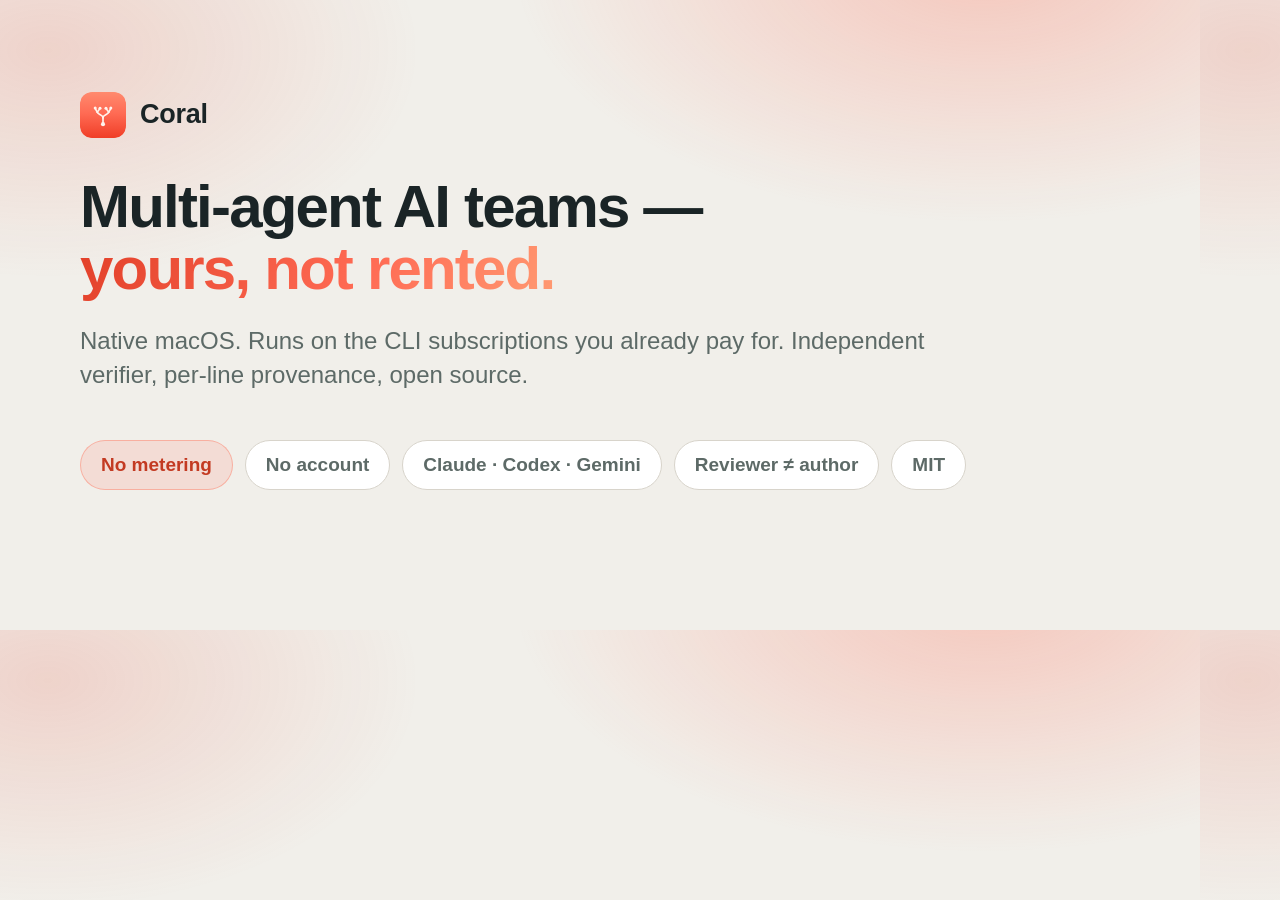
<file: web/og.source.html>
<!DOCTYPE html>
<!--
  Source for og.png — the 1200×630 social card (Twitter/X, Slack, LinkedIn, Product Hunt).
  It is NOT served: it exists so the card can be regenerated instead of being a binary blob
  nobody can edit. Render it to web/og.png with any headless Chrome:

    chrome --headless --screenshot=web/og.png --window-size=1200,630 \
           --hide-scrollbars file://$PWD/web/og.source.html

  On macOS the binary is usually
  "/Applications/Google Chrome.app/Contents/MacOS/Google Chrome".
-->
<html lang="en">
<head>
<meta charset="utf-8" />
<style>
  * { box-sizing: border-box; margin: 0; }
  html, body { width: 1200px; height: 630px; overflow: hidden; }
  body {
    background:
      radial-gradient(760px 420px at 82% -6%, rgba(255,107,84,.30), transparent 62%),
      radial-gradient(620px 380px at 4% 8%, rgba(226,64,41,.16), transparent 60%),
      #F1EFEA;
    color: #1A2426;
    font: 16px/1.4 -apple-system, BlinkMacSystemFont, "SF Pro Text", "Segoe UI", Helvetica, Arial, sans-serif;
    -webkit-font-smoothing: antialiased;
    padding: 92px 80px;
  }
  .brand { display: flex; align-items: center; gap: 14px; }
  .brand svg { width: 46px; height: 46px; border-radius: 12px; }
  .brand span { font-size: 27px; font-weight: 700; letter-spacing: -.01em; }
  h1 {
    margin-top: 38px;
    font-size: 60px; line-height: 1.03; font-weight: 800; letter-spacing: -.03em;
    max-width: 950px;
  }
  h1 em {
    font-style: normal;
    background: linear-gradient(115deg, #E24029, #FF6B54 60%, #FF9A72);
    -webkit-background-clip: text; background-clip: text; color: transparent;
  }
  p.sub { margin-top: 24px; font-size: 24px; color: #5D6A67; max-width: 900px; line-height: 1.42; }
  .chips { margin-top: 48px; display: flex; gap: 12px; flex-wrap: wrap; }
  .chip {
    border: 1px solid #D8D4CB; background: #fff; border-radius: 999px;
    padding: 11px 20px; font-size: 19px; font-weight: 600; color: #5D6A67;
  }
  .chip.hot { border-color: rgba(255,107,84,.4); background: rgba(255,107,84,.14); color: #C33A22; }
</style>
</head>
<body>
  <div class="brand">
    <svg viewBox="0 0 512 512"><defs><linearGradient id="cg" x1="0" y1="0" x2="0" y2="1"><stop offset="0" stop-color="#FF8A6E"/><stop offset=".46" stop-color="#FF6B54"/><stop offset="1" stop-color="#F03E27"/></linearGradient></defs><rect width="512" height="512" rx="115" fill="url(#cg)"/><g transform="translate(106,106) scale(3)" fill="none" stroke="#FFF3EC" stroke-width="6.2" stroke-linecap="round" stroke-linejoin="round"><path d="M50 84V60"/><path d="M50 60c0-11-17-10-21-20"/><path d="M29 40c-3-8-7-9-8-16"/><path d="M29 40c3-7 7-8 10-15"/><path d="M50 60c0-11 17-10 21-20"/><path d="M71 40c3-8 7-9 8-16"/><path d="M71 40c-3-7-7-8-10-15"/></g><g transform="translate(106,106) scale(3)" fill="#FFF3EC"><circle cx="50" cy="84" r="7.6"/><circle cx="21" cy="24" r="5.6"/><circle cx="39" cy="25" r="5.6"/><circle cx="61" cy="25" r="5.6"/><circle cx="79" cy="24" r="5.6"/></g></svg>
    <span>Coral</span>
  </div>

  <h1>Multi-agent AI teams —<br><em>yours, not rented.</em></h1>
  <p class="sub">Native macOS. Runs on the CLI subscriptions you already pay for. Independent verifier, per-line provenance, open source.</p>

  <div class="chips">
    <div class="chip hot">No metering</div>
    <div class="chip">No account</div>
    <div class="chip">Claude · Codex · Gemini</div>
    <div class="chip">Reviewer ≠ author</div>
    <div class="chip">MIT</div>
  </div>
</body>
</html>
</file>
<file: web/coral.css>
/*
 * coral.css — the landing page's design system.
 *
 * Ported 1:1 from the app's own tokens so the site and the product look like the same
 * thing: the `Classic` design system from `StrategyForge/DesignSystem.swift` (the app's
 * default), the spacing/radius/type scale from `Theme.swift`, and the "coral discipline"
 * rule — ONE accent. The team-spectrum hues (teamBlue…teamRose) appear only where the app
 * uses them: disambiguating nodes in the topology diagram.
 *
 * Light is the default (as in the app); dark follows the system and can be toggled.
 * No build step, no dependencies, no external requests.
 */

/* ── Palette: DesignSystem.classic ─────────────────────────────────────────── */
:root {
  --app-bg:      #F1EFEA;
  --column-bg:   #EAE8E2;
  --card-bg:     #FFFFFF;
  --inset-bg:    #E3E1D9;
  --rail-bg:     #081014;
  --ink:         #1A2426;
  --secondary:   #5D6A67;
  --tertiary:    #736A5F;
  --hairline:    #D8D4CB;
  --coral:       #FF6B54;
  --coral-deep:  #E24029;
  --accent:      #C33A22;  /* AA-safe accent for text/icons on light */
  --glow:        0.22;

  /* Semantic (Theme.swift) */
  --success:     #178443;
  --warning:     #E5A13A;
  --warning-ink: #8F5A00;
  --danger:      #D42D3F;

  /* Team spectrum — topology nodes only */
  --team-blue:   #5478A8;
  --team-green:  #4A9670;
  --team-violet: #8073AE;
  --team-amber:  #B58A52;
  --team-rose:   #BE7F98;

  /* Provider identity. NOT part of the app's one-accent palette — these exist only
     where the point IS which lab a model comes from (the colony, provider labels).
     Deepened on light so they hold contrast on a white card; the bright variants
     live in the dark block. The colony canvas reads these, so CSS stays the single
     source of truth for them. */
  --p-claude: #B06A0A;
  --p-codex:  #0E8A57;
  --p-gemini: #4C56C8;

  /* Surfaces derived from the palette */
  --accent-soft: rgba(255, 107, 84, 0.16);
  --card-shadow: 0 1px 2px rgba(26, 36, 38, .05), 0 12px 32px rgba(26, 36, 38, .07);
  --card-border: var(--hairline);
  --grain:       0.028;

  /* Space + radius (Theme.swift) */
  --s-xs: 4px;  --s-s: 8px;   --s-m: 12px;  --s-l: 16px;
  --s-xl: 24px; --s-2xl: 40px; --s-3xl: 64px;
  --corner: 12px; --inner-corner: 10px; --hero-corner: 20px;
}

:root[data-theme="dark"] {
  --app-bg:      #0C1315;
  --column-bg:   #121E21;
  --card-bg:     #16262A;
  --inset-bg:    #1B2E33;
  --rail-bg:     #081014;
  --ink:         #EAF3F1;
  --secondary:   #86A0A0;
  --tertiary:    #7E9A9A;
  --hairline:    #1D2D32;
  --accent:      #FF6B54;

  --success:     #4ECB8E;
  --warning:     #FFC53D;
  --warning-ink: #FFC53D;
  --danger:      #FF5C6C;

  --card-shadow: 0 1px 2px rgba(0, 0, 0, .35), 0 18px 44px rgba(0, 0, 0, .45);
  --card-border: var(--hairline);
  --grain:       0.05;

  --p-claude: #FFB454;
  --p-codex:  #19C37D;
  --p-gemini: #7C86FF;
}

@media (prefers-color-scheme: dark) {
  :root:not([data-theme="light"]) {
    --app-bg:      #0C1315;
    --column-bg:   #121E21;
    --card-bg:     #16262A;
    --inset-bg:    #1B2E33;
    --ink:         #EAF3F1;
    --secondary:   #86A0A0;
    --tertiary:    #7E9A9A;
    --hairline:    #1D2D32;
    --accent:      #FF6B54;

    --success:     #4ECB8E;
    --warning:     #FFC53D;
    --warning-ink: #FFC53D;
    --danger:      #FF5C6C;

    --card-shadow: 0 1px 2px rgba(0, 0, 0, .35), 0 18px 44px rgba(0, 0, 0, .45);
    --grain:       0.05;

    --p-claude: #FFB454;
    --p-codex:  #19C37D;
    --p-gemini: #7C86FF;
  }
}

/* ── Base ──────────────────────────────────────────────────────────────────── */
* { box-sizing: border-box; }
html { scroll-behavior: smooth; -webkit-text-size-adjust: 100%; }
@media (prefers-reduced-motion: reduce) {
  html { scroll-behavior: auto; }
  *, *::before, *::after { animation-duration: .001ms !important; transition-duration: .001ms !important; }
}

body {
  margin: 0;
  color: var(--ink);
  background: var(--app-bg);
  font: 16px/1.55 -apple-system, BlinkMacSystemFont, "SF Pro Text", "Segoe UI", Roboto, Helvetica, Arial, sans-serif;
  -webkit-font-smoothing: antialiased;
  overflow-x: hidden;
}

/* Aurora-coral backdrop — the app's `Backdrop.auroraCoral` behind the shell. */
body::before {
  content: "";
  position: fixed; inset: 0; z-index: -2; pointer-events: none;
  background:
    radial-gradient(1200px 620px at 78% -12%, rgba(255, 107, 84, .20), transparent 62%),
    radial-gradient(900px 520px at 6% 4%,    rgba(226,  64, 41, .10), transparent 60%),
    radial-gradient(760px 620px at 50% 108%, rgba(255, 107, 84, .10), transparent 65%);
}

/* Film grain — the app's texture pass, at the same restraint. */
body::after {
  content: "";
  position: fixed; inset: 0; z-index: -1; pointer-events: none;
  opacity: var(--grain);
  background-image: url("data:image/svg+xml,%3Csvg xmlns='http://www.w3.org/2000/svg' width='140' height='140'%3E%3Cfilter id='n'%3E%3CfeTurbulence type='fractalNoise' baseFrequency='.85' numOctaves='3'/%3E%3C/filter%3E%3Crect width='140' height='140' filter='url(%23n)'/%3E%3C/svg%3E");
}

a { color: inherit; }
img, svg { max-width: 100%; }

.wrap { max-width: 1120px; margin: 0 auto; padding: 0 var(--s-xl); }
section { padding: var(--s-3xl) 0; }

h1, h2, h3 { letter-spacing: -.018em; }
h2 { font-size: clamp(26px, 3.6vw, 38px); margin: 0 0 var(--s-m); font-weight: 700; }
h3 { font-size: 17px; margin: 0 0 6px; font-weight: 650; }

.lede { color: var(--secondary); max-width: 660px; margin: 0 auto var(--s-2xl); font-size: 17px; }
.center { text-align: center; }
.eyebrow {
  font: 600 12px/1 -apple-system, BlinkMacSystemFont, "SF Pro Text", sans-serif;
  letter-spacing: .1em; text-transform: uppercase; color: var(--accent);
  margin: 0 0 var(--s-m);
}
.mono {
  font-family: ui-monospace, SFMono-Regular, "SF Mono", Menlo, monospace;
  font-size: 13px;
}

/* ── Header ────────────────────────────────────────────────────────────────── */
.site-header {
  position: sticky; top: 0; z-index: 50;
  backdrop-filter: saturate(180%) blur(20px);
  -webkit-backdrop-filter: saturate(180%) blur(20px);
  background: color-mix(in srgb, var(--app-bg) 80%, transparent);
  border-bottom: 1px solid transparent;
  transition: border-color .2s;
}
.site-header.scrolled { border-bottom-color: var(--hairline); }
.site-header .wrap { display: flex; align-items: center; gap: var(--s-l); padding-top: 12px; padding-bottom: 12px; }

.brand { display: flex; align-items: center; gap: 9px; font-weight: 700; text-decoration: none; letter-spacing: -.01em; }
/* The real app icon (Branding/AppIcon.svg), inline so it needs no request. */
.mark {
  width: 26px; height: 26px; border-radius: 7px; flex: none; display: block;
  box-shadow: 0 3px 12px rgba(255, 107, 84, calc(var(--glow) * 1.6));
}

.site-nav { display: flex; gap: var(--s-xl); margin-left: auto; }
.site-nav a { color: var(--secondary); text-decoration: none; font-size: 14px; font-weight: 500; }
.site-nav a:hover { color: var(--ink); }
@media (max-width: 900px) { .site-nav { display: none; } }

.header-tools { display: flex; align-items: center; gap: var(--s-s); margin-left: auto; }
.site-nav ~ .header-tools { margin-left: var(--s-l); }

.icon-btn {
  display: inline-grid; place-items: center;
  width: 32px; height: 32px; border-radius: var(--inner-corner);
  border: 1px solid var(--hairline); background: var(--card-bg);
  color: var(--secondary); cursor: pointer; padding: 0;
  transition: color .15s, border-color .15s;
}
.icon-btn:hover { color: var(--ink); border-color: var(--secondary); }

.lang-switch { display: flex; border: 1px solid var(--hairline); border-radius: var(--inner-corner); overflow: hidden; background: var(--card-bg); }
.lang-switch a {
  padding: 6px 10px; font-size: 12px; font-weight: 600; text-decoration: none;
  color: var(--secondary); line-height: 1;
}
.lang-switch a[aria-current="true"] { background: var(--accent-soft); color: var(--accent); }

/* ── Buttons ───────────────────────────────────────────────────────────────── */
.btn {
  display: inline-flex; align-items: center; justify-content: center; gap: 8px;
  border-radius: var(--corner); padding: 12px 20px; font-size: 15px; font-weight: 600;
  text-decoration: none; border: 1px solid transparent; cursor: pointer;
  transition: transform .15s, box-shadow .15s, border-color .15s, background .15s;
}
.btn:active { transform: translateY(1px); }
/* `.moon` — the app's primary button style. */
.btn.moon {
  background: linear-gradient(150deg, var(--coral), var(--coral-deep));
  color: #fff; box-shadow: 0 8px 24px rgba(255, 107, 84, calc(var(--glow) * 1.4));
}
.btn.moon:hover { box-shadow: 0 12px 30px rgba(255, 107, 84, calc(var(--glow) * 1.9)); transform: translateY(-1px); }
.btn.bordered { border-color: var(--hairline); background: var(--card-bg); color: var(--ink); }
.btn.bordered:hover { border-color: var(--secondary); }
.btn.small { padding: 8px 14px; font-size: 13px; }

/* ── Cards ─────────────────────────────────────────────────────────────────── */
.card {
  background: var(--card-bg);
  border: 1px solid var(--card-border);
  border-radius: var(--corner);
  box-shadow: var(--card-shadow);
  padding: var(--s-xl);
}
.card p { margin: 0; color: var(--secondary); font-size: 14.5px; }
.card p + p { margin-top: 10px; }

.grid { display: grid; gap: var(--s-l); }
.grid.c2 { grid-template-columns: repeat(2, 1fr); }
.grid.c3 { grid-template-columns: repeat(3, 1fr); }
@media (max-width: 900px) { .grid.c3 { grid-template-columns: repeat(2, 1fr); } }
@media (max-width: 640px) { .grid.c2, .grid.c3 { grid-template-columns: 1fr; } }

.ic {
  width: 36px; height: 36px; border-radius: var(--inner-corner);
  display: grid; place-items: center; margin-bottom: var(--s-m);
  background: var(--accent-soft); color: var(--accent);
}
.ic svg { width: 18px; height: 18px; }

/* ── Hero ──────────────────────────────────────────────────────────────────── */
.hero { padding: var(--s-3xl) 0 var(--s-2xl); text-align: center; }
.pill {
  display: inline-flex; align-items: center; gap: 8px;
  font-size: 13px; font-weight: 500; color: var(--accent);
  border: 1px solid color-mix(in srgb, var(--coral) 35%, transparent);
  background: var(--accent-soft);
  padding: 6px 14px; border-radius: 999px; margin-bottom: var(--s-xl);
}
.pill .dot { width: 6px; height: 6px; border-radius: 99px; background: var(--coral); flex: none; }

.hero h1 {
  font-size: clamp(36px, 6.2vw, 62px); line-height: 1.02; font-weight: 800;
  margin: 0 0 var(--s-l); letter-spacing: -.028em;
}
.hero h1 .grad {
  background: linear-gradient(115deg, var(--coral-deep), var(--coral) 60%, #FF9A72);
  -webkit-background-clip: text; background-clip: text; color: transparent;
}
.hero .sub { max-width: 700px; margin: 0 auto var(--s-xl); color: var(--secondary); font-size: clamp(16px, 2vw, 19px); }
.cta { display: flex; gap: var(--s-m); justify-content: center; flex-wrap: wrap; }
.fineprint { margin-top: var(--s-l); color: var(--tertiary); font-size: 13px; }

.brewline {
  display: inline-flex; align-items: center; gap: 10px; margin-top: var(--s-l);
  border: 1px solid var(--hairline); background: var(--inset-bg);
  border-radius: var(--inner-corner); padding: 8px 8px 8px 14px;
  font-family: ui-monospace, SFMono-Regular, "SF Mono", Menlo, monospace; font-size: 13px;
  color: var(--secondary);
}
.brewline button {
  border: 0; background: transparent; cursor: pointer; color: var(--accent);
  font: 600 12px/1 -apple-system, BlinkMacSystemFont, sans-serif; padding: 5px 8px;
  border-radius: 6px;
}
.brewline button:hover { background: var(--accent-soft); }

/* ── App window mockup ─────────────────────────────────────────────────────── */
.shot { margin-top: var(--s-2xl); }
.window {
  border-radius: var(--hero-corner);
  border: 1px solid var(--card-border);
  background: var(--app-bg);
  box-shadow: 0 2px 6px rgba(26, 36, 38, .06), 0 40px 90px rgba(26, 36, 38, .16);
  overflow: hidden;
  text-align: left;
}
.titlebar {
  display: flex; align-items: center; gap: 8px;
  padding: 10px 14px; border-bottom: 1px solid var(--hairline);
  background: var(--column-bg);
}
.tl { width: 11px; height: 11px; border-radius: 99px; }
.tl.r { background: #FF5F57; } .tl.y { background: #FEBC2E; } .tl.g { background: #28C840; }
.titlebar .title { margin-left: 10px; font-size: 12px; font-weight: 600; color: var(--secondary); }
.titlebar .right { margin-left: auto; display: flex; gap: 6px; align-items: center; }

.app { display: grid; grid-template-columns: 54px 210px 1fr 236px; min-height: 430px; }
@media (max-width: 1000px) { .app { grid-template-columns: 54px 1fr; } .app .chatlist, .app .activity { display: none; } }
@media (max-width: 560px) { .app { grid-template-columns: 1fr; } .app .rail { display: none; } }

/* Nav rail — always the app's dark rail, in both themes. */
.rail {
  background: var(--rail-bg); padding: var(--s-m) 0;
  display: flex; flex-direction: column; align-items: center; gap: 6px;
}
.rail .ri {
  width: 34px; height: 34px; border-radius: var(--inner-corner);
  display: grid; place-items: center; color: rgba(234, 243, 241, .55);
}
.rail .ri svg { width: 17px; height: 17px; }
.rail .ri.on { background: rgba(255, 107, 84, .18); color: var(--coral); }
.rail .spacer { flex: 1; }

.chatlist { background: var(--column-bg); border-right: 1px solid var(--hairline); padding: var(--s-m) var(--s-s); }
.chatlist .hd {
  font-size: 10.5px; font-weight: 700; letter-spacing: .09em; text-transform: uppercase;
  color: var(--tertiary); padding: 0 var(--s-s) var(--s-s);
}
.chatrow { padding: 8px 10px; border-radius: var(--inner-corner); margin-bottom: 2px; }
.chatrow .t { font-size: 12.5px; font-weight: 600; }
.chatrow .s { font-size: 11px; color: var(--tertiary); margin-top: 2px; }
:root[data-theme="dark"] .chatrow.sel { background: rgba(255, 255, 255, .085); }
.chatrow.sel { background: rgba(0, 0, 0, .055); }

.thread { padding: var(--s-l) var(--s-xl); display: flex; flex-direction: column; gap: var(--s-m); }
.bubble { max-width: 90%; font-size: 13px; line-height: 1.5; }
.bubble.me {
  align-self: flex-end; background: var(--inset-bg); border: 1px solid var(--hairline);
  border-radius: 14px 14px 4px 14px; padding: 10px 14px;
}
.bubble.ai { align-self: flex-start; color: var(--secondary); }
.bubble.ai strong { color: var(--ink); font-weight: 650; }

.agentline { display: flex; align-items: center; gap: 8px; font-size: 12px; margin: 2px 0; }
.avatar { width: 20px; height: 20px; border-radius: 99px; flex: none; display: grid; place-items: center; }
.avatar svg { width: 11px; height: 11px; color: #fff; }

.composer {
  margin: auto var(--s-xl) var(--s-l); display: flex; align-items: center; gap: 10px;
  border: 1px solid var(--hairline); background: var(--card-bg);
  border-radius: 14px; padding: 10px 12px; font-size: 12.5px; color: var(--tertiary);
  box-shadow: var(--card-shadow);
}
.composer .send {
  margin-left: auto; width: 24px; height: 24px; border-radius: 8px;
  background: linear-gradient(150deg, var(--coral), var(--coral-deep));
  display: grid; place-items: center; color: #fff;
}
.composer .send svg { width: 12px; height: 12px; }

.activity { background: var(--column-bg); border-left: 1px solid var(--hairline); padding: var(--s-m); }
.activity .hd {
  font-size: 10.5px; font-weight: 700; letter-spacing: .09em; text-transform: uppercase;
  color: var(--tertiary); margin-bottom: var(--s-m);
}
.node {
  display: flex; align-items: center; gap: 8px; padding: 7px 8px;
  border-radius: var(--inner-corner); margin-bottom: 4px; font-size: 12px;
}
.node .sw { width: 8px; height: 8px; border-radius: 99px; flex: none; }
.node .nm { font-weight: 600; }
.node .rl { color: var(--tertiary); font-size: 11px; margin-left: auto; }
.node.child { margin-left: var(--s-m); }

.mini-pill {
  display: inline-flex; align-items: center; gap: 5px; font-size: 10.5px; font-weight: 600;
  padding: 3px 8px; border-radius: 99px;
}
.mini-pill.cost { color: var(--success); background: color-mix(in srgb, var(--success) 16%, transparent); }
.mini-pill.plan { color: var(--accent); background: var(--accent-soft); }
.mini-pill.pass { color: var(--success); background: color-mix(in srgb, var(--success) 16%, transparent); }

.meter { height: 5px; border-radius: 99px; background: var(--inset-bg); overflow: hidden; margin-top: 10px; }
.meter i { display: block; height: 100%; border-radius: 99px; background: linear-gradient(90deg, var(--coral), var(--coral-deep)); }

.caption { text-align: center; color: var(--tertiary); font-size: 12.5px; margin-top: var(--s-m); }

/* ── The tension (why one agent isn't enough) ──────────────────────────────── */
.tension {
  border: 1px solid var(--card-border);
  border-radius: var(--hero-corner);
  padding: var(--s-2xl);
  background:
    radial-gradient(120% 120% at 0 0, rgba(255, 107, 84, .07), transparent 55%),
    var(--card-bg);
  box-shadow: var(--card-shadow);
}
.tension .big {
  font-size: clamp(21px, 3vw, 30px); font-weight: 700; line-height: 1.2;
  letter-spacing: -.02em; margin: 0; max-width: 26ch;
}
.tension .big em { font-style: normal; color: var(--accent); }
.tension ul {
  list-style: none; padding: 0; margin: var(--s-xl) 0 0;
  display: grid; grid-template-columns: repeat(3, 1fr); gap: var(--s-l);
}
@media (max-width: 760px) { .tension ul { grid-template-columns: 1fr; } }
.tension li {
  color: var(--secondary); font-size: 14.5px;
  padding-left: var(--s-m); border-left: 2px solid var(--hairline);
}
.tension li b { color: var(--ink); display: block; margin-bottom: 3px; font-weight: 650; }

/* ── The living colony (canvas) ────────────────────────────────────────────── */
.colony {
  position: relative; margin-top: var(--s-xl);
  border: 1px solid var(--card-border); border-radius: var(--hero-corner);
  overflow: hidden; box-shadow: var(--card-shadow);
  background:
    radial-gradient(120% 120% at 50% 0, rgba(255, 107, 84, .07), transparent 60%),
    var(--card-bg);
}
#colony { display: block; width: 100%; height: clamp(360px, 46vw, 520px); }
.colony-tag {
  position: absolute; right: var(--s-l); top: var(--s-l);
  font-family: ui-monospace, SFMono-Regular, "SF Mono", Menlo, monospace;
  font-size: 11px; letter-spacing: .12em; text-transform: uppercase;
  color: var(--tertiary);
}
.colony-legend {
  position: absolute; left: var(--s-l); bottom: var(--s-l);
  display: flex; flex-wrap: wrap; gap: var(--s-l);
  font-family: ui-monospace, SFMono-Regular, "SF Mono", Menlo, monospace;
  font-size: 12px; color: var(--secondary);
}
.colony-legend span { display: inline-flex; align-items: center; gap: 6px; }
.colony-legend i { width: 9px; height: 9px; border-radius: 3px; display: inline-block; }
@media (max-width: 560px) { .colony-tag { display: none; } }

/* Provider identity where the point is WHICH LAB — never as a general accent. */
.p-claude { color: var(--p-claude); }
.p-codex  { color: var(--p-codex); }
.p-gemini { color: var(--p-gemini); }

/* ── Strategy shapes (the topology is the product) ─────────────────────────── */
.shapes { display: grid; grid-template-columns: repeat(4, 1fr); gap: var(--s-l); }
@media (max-width: 820px) { .shapes { grid-template-columns: repeat(2, 1fr); } }
@media (max-width: 460px) { .shapes { grid-template-columns: 1fr; } }
.shape {
  background: var(--card-bg); border: 1px solid var(--card-border);
  border-radius: var(--corner); padding: var(--s-l);
  box-shadow: var(--card-shadow); transition: transform .18s, border-color .18s;
}
.shape:hover { transform: translateY(-3px); border-color: var(--secondary); }
.shape svg { width: 100%; height: 62px; display: block; margin-bottom: 10px; }
.shape h4 { font-size: 14.5px; margin: 0 0 3px; font-weight: 650; }
.shape p { font-size: 13px; color: var(--secondary); margin: 0; }

/* ── Comparison table ──────────────────────────────────────────────────────── */
.table-scroll { overflow-x: auto; -webkit-overflow-scrolling: touch; }
table.compare {
  width: 100%; min-width: 620px; border-collapse: collapse;
  background: var(--card-bg); border: 1px solid var(--card-border);
  border-radius: var(--corner); overflow: hidden; box-shadow: var(--card-shadow);
}
table.compare th, table.compare td {
  padding: 13px 18px; text-align: left; font-size: 14px;
  border-bottom: 1px solid var(--hairline);
}
table.compare tr:last-child th, table.compare tr:last-child td { border-bottom: 0; }
table.compare thead th { background: var(--inset-bg); font-size: 12.5px; font-weight: 700; }
table.compare tbody th { font-weight: 500; color: var(--secondary); }
.yes { color: var(--success); font-weight: 600; }
.no  { color: var(--tertiary); }

/* ── Steps ─────────────────────────────────────────────────────────────────── */
.step .n {
  font: 700 11px/1 -apple-system, BlinkMacSystemFont, sans-serif;
  letter-spacing: .12em; color: var(--accent); margin-bottom: 10px; display: block;
}

/* ── Note / callout ────────────────────────────────────────────────────────── */
.note {
  border-left: 3px solid var(--coral);
  background: var(--inset-bg);
  border-radius: 0 var(--inner-corner) var(--inner-corner) 0;
  padding: var(--s-l) var(--s-xl);
  color: var(--secondary); font-size: 14.5px;
}
.note strong { color: var(--ink); }

.codeblock {
  background: var(--rail-bg); color: #DCE8E6; border-radius: var(--corner);
  padding: var(--s-l) var(--s-xl); overflow-x: auto;
  font-family: ui-monospace, SFMono-Regular, "SF Mono", Menlo, monospace;
  font-size: 13px; line-height: 1.7; border: 1px solid var(--hairline);
}
.codeblock .c { color: #7E9A9A; }
.codeblock .k { color: var(--coral); }

/* ── Final CTA + footer ────────────────────────────────────────────────────── */
.final {
  text-align: center; border-radius: var(--hero-corner);
  border: 1px solid var(--card-border);
  background:
    radial-gradient(600px 240px at 50% 0%, rgba(255, 107, 84, .16), transparent 70%),
    var(--card-bg);
  box-shadow: var(--card-shadow);
  padding: var(--s-3xl) var(--s-xl);
}
.final h2 { margin-bottom: var(--s-m); }

footer { border-top: 1px solid var(--hairline); margin-top: var(--s-2xl); padding: var(--s-xl) 0 var(--s-3xl); }
footer .trust { color: var(--secondary); font-size: 13.5px; max-width: 700px; margin: 0 auto var(--s-l); text-align: center; }
footer .links { text-align: center; font-size: 13px; color: var(--tertiary); }
footer .links a { color: var(--secondary); text-decoration: none; }
footer .links a:hover { color: var(--ink); }
footer .copy { margin-top: 10px; color: var(--tertiary); font-size: 12.5px; }

.sr-only {
  position: absolute; width: 1px; height: 1px; padding: 0; margin: -1px;
  overflow: hidden; clip: rect(0, 0, 0, 0); white-space: nowrap; border: 0;
}
.skip-link {
  position: absolute; left: -999px; top: 8px; z-index: 100;
  background: var(--card-bg); color: var(--ink); padding: 10px 16px;
  border-radius: var(--inner-corner); border: 1px solid var(--hairline);
}
.skip-link:focus { left: 16px; }
</file>
